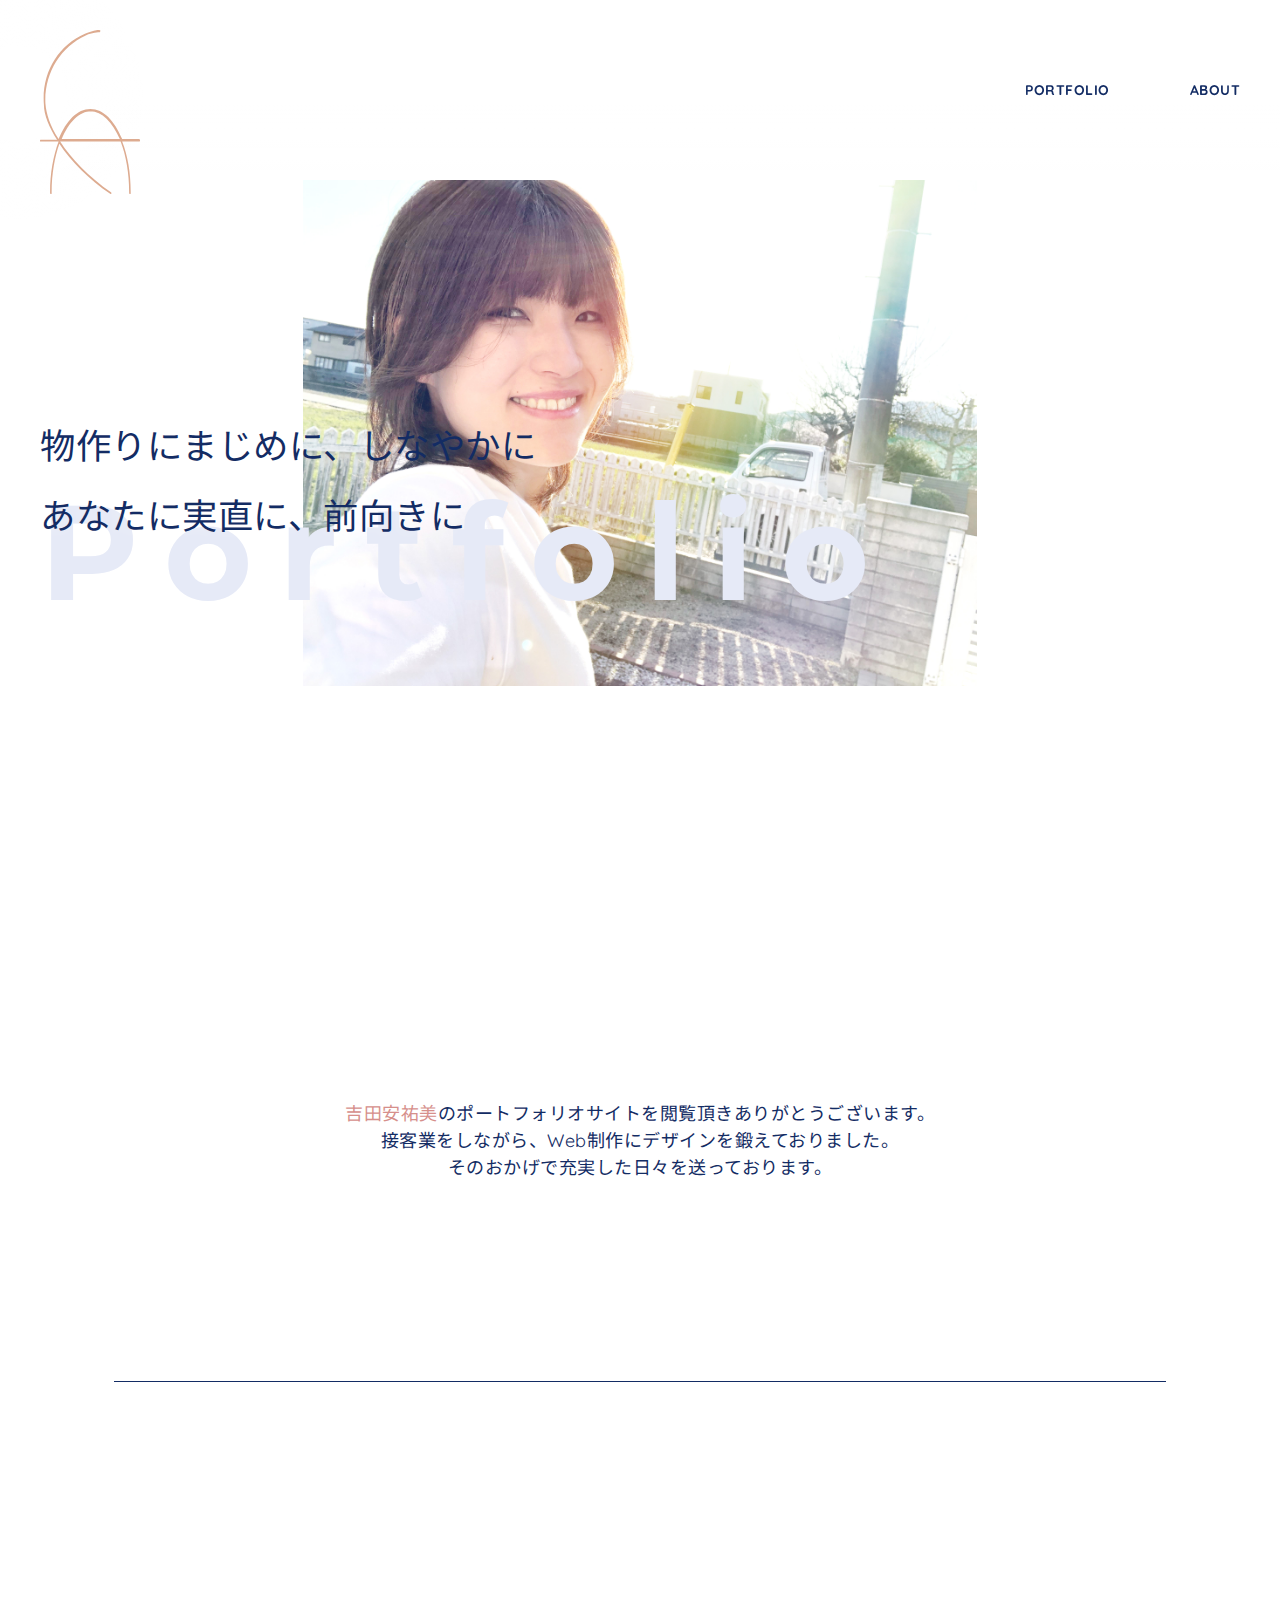
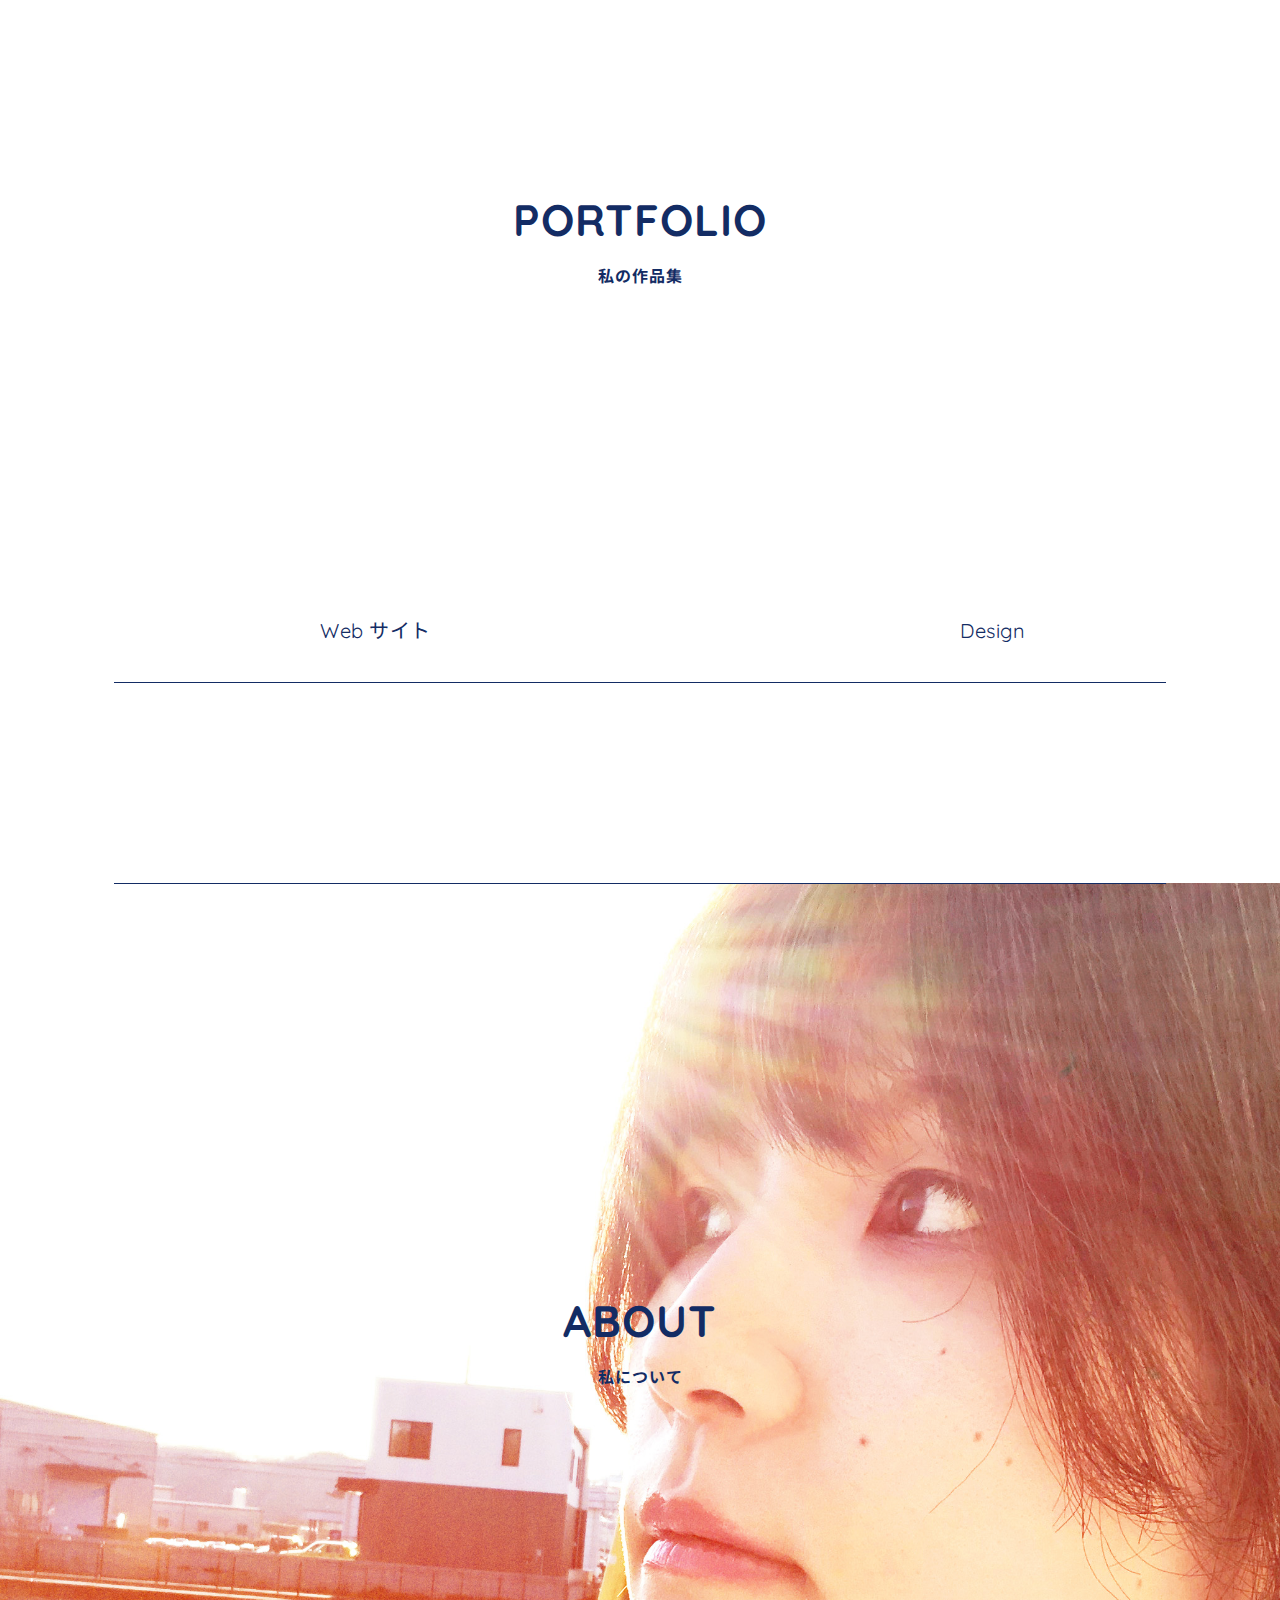
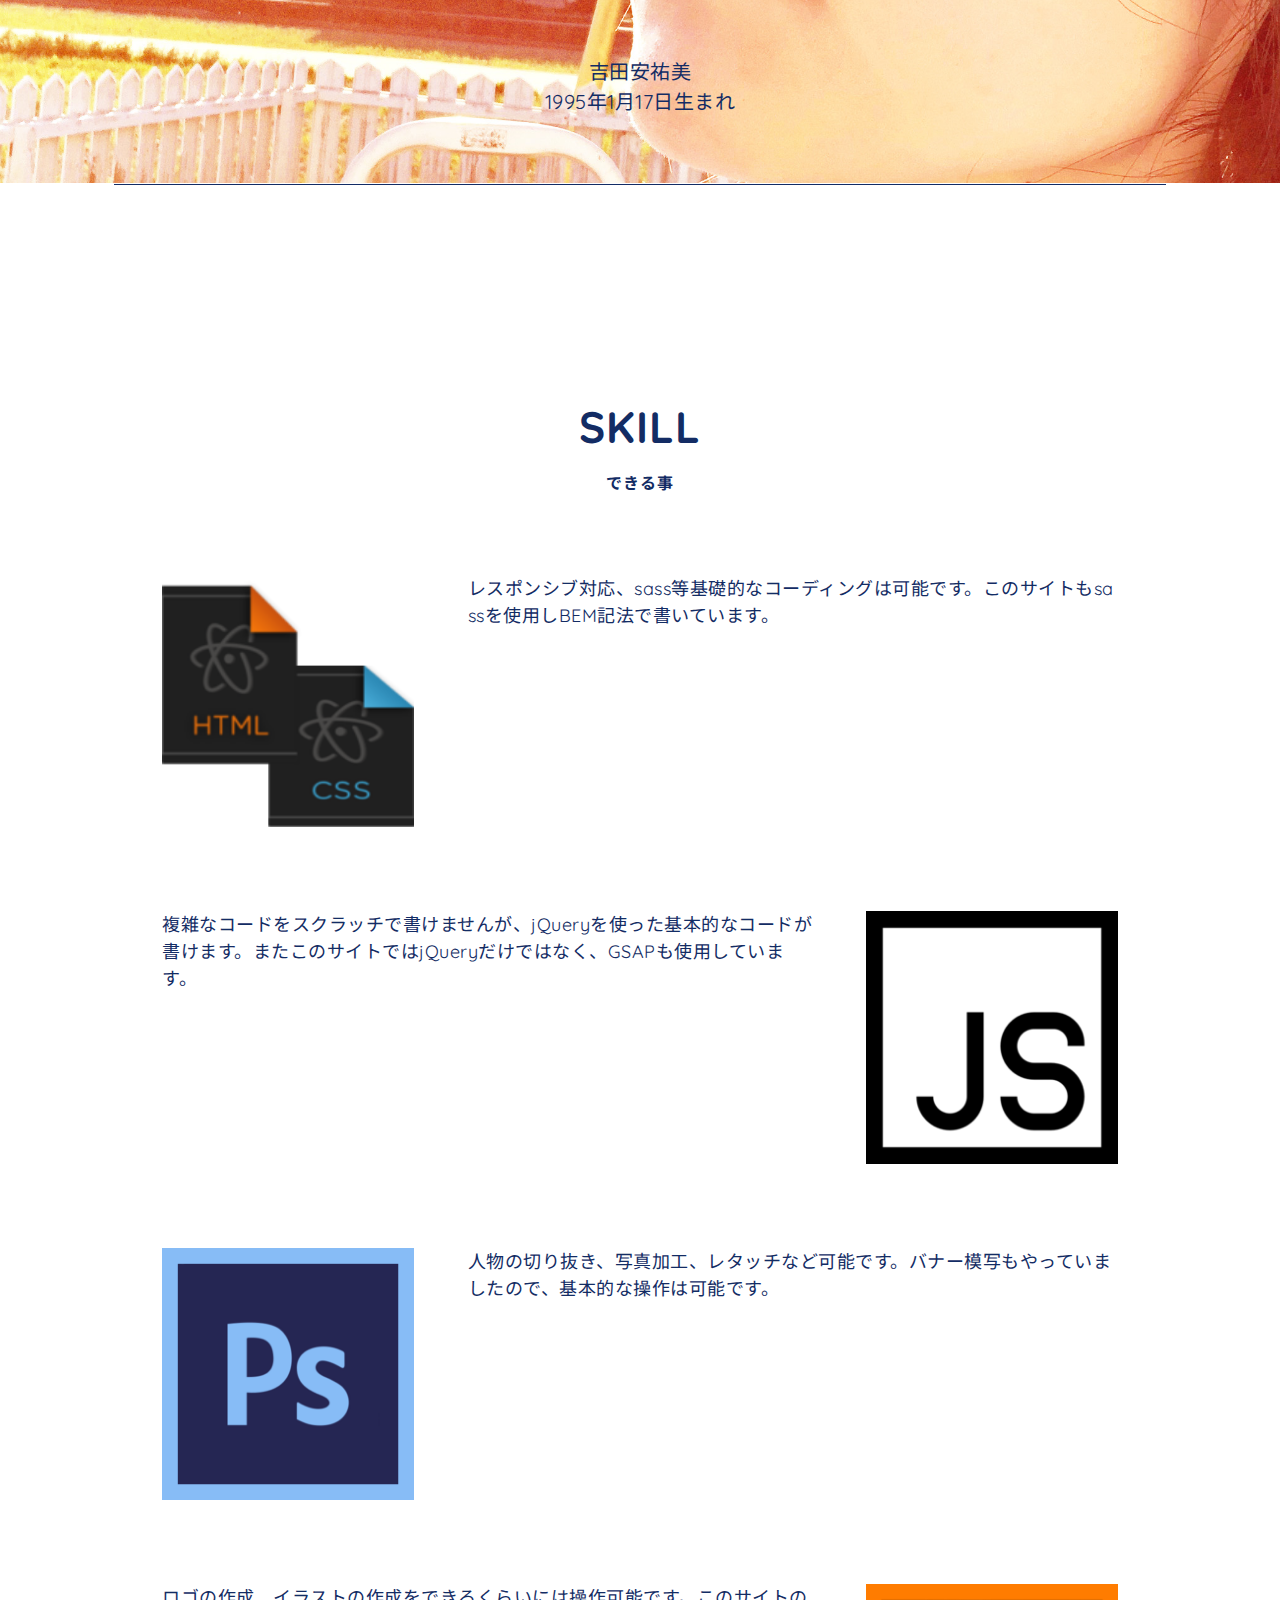
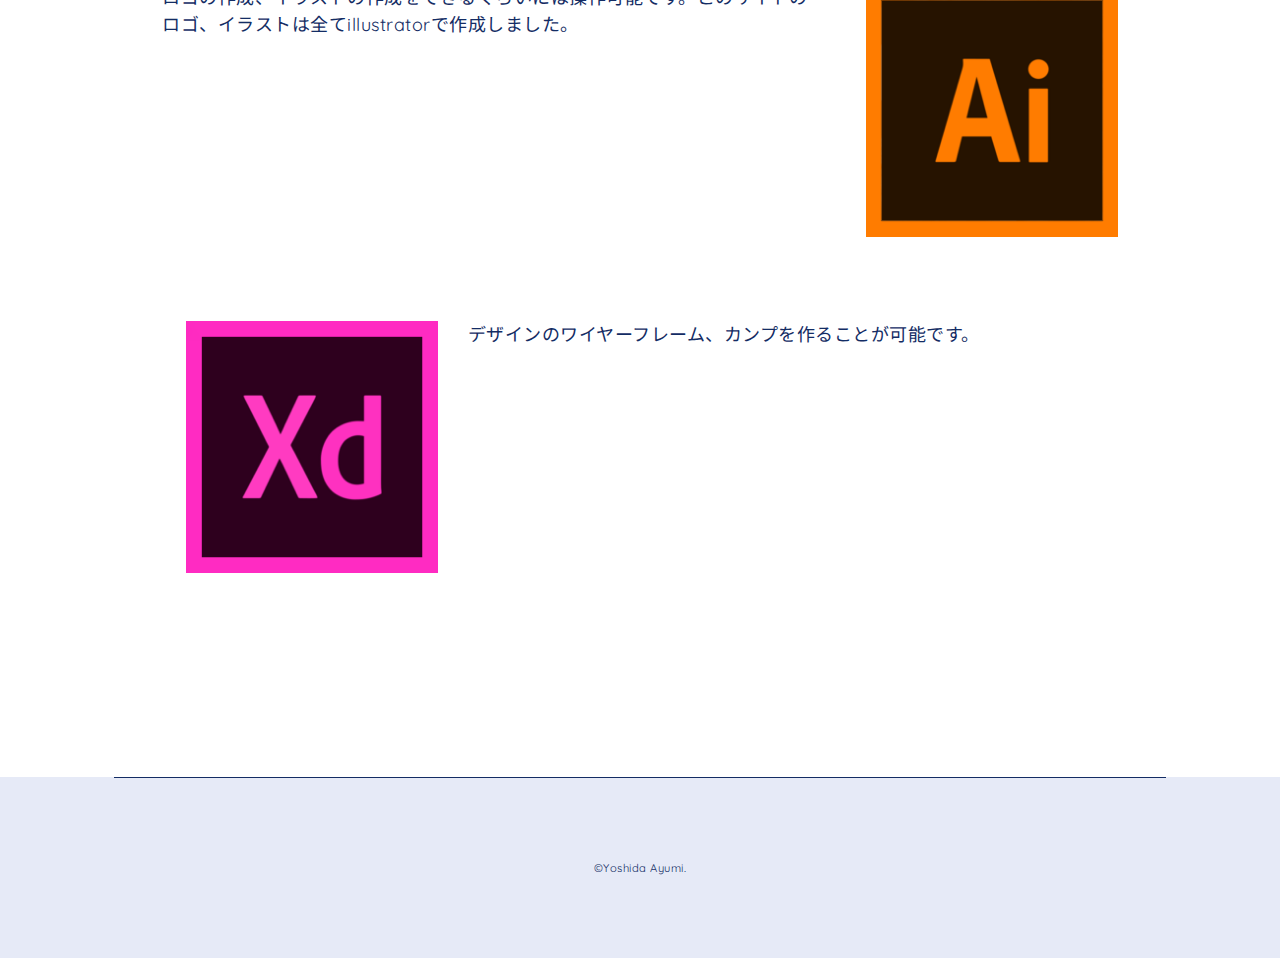
<file: index.html>
<!DOCTYPE html>
<html lang="ja">
  <head>
    <meta charset="UTF-8" />
    <meta http-equiv="X-UA-Compatible" content="IE=edge" />
    <meta name="viewport" content="width=device-width, initial-scale=1.0" />
    <title>Yoshida Ayumi's Portfolio site</title>
    <link
      href="https://fonts.googleapis.com/css2?family=Montserrat:wght@400;800&family=Noto+Sans+JP:wght@400;500&family=Quicksand&display=swap"
      rel="stylesheet"
    />
    <link rel="stylesheet" href="css/reset.css" />
    <link rel="stylesheet" href="css/style.css" />
  </head>
  <body>
    <header class="header">
      <div class="header__inner">
        <h1 class="header__logo">
          <a href="index.html">
            <img src="img/mylogo.svg" alt="ロゴ" />
          </a>
        </h1>
        <nav>
          <ul class="header-nav">
            <li class="header-nav__item">
              <a href="portfolio.html" class="header-nav__link">Portfolio</a>
            </li>
            <li class="header-nav__item">
              <a href="about.html" class="header-nav__link">About</a>
            </li>
          </ul>
        </nav>
        <!-- //header-nav -->
        <nav class="nav-drawer">
          <ul class="nav-drawer__list">
            <li class="nav-drawer__item">
              <img src="./img/simbol-logo.svg" alt="シンボルロゴ" />
            </li>
            <li class="nav-drawer__item">
              <a href="portfolio.html" class="nav-drawer__link">Portfolio</a>
            </li>
            <li class="nav-drawer__item">
              <a href="about.html" class="nav-drawer__link">About</a>
            </li>
          </ul>
        </nav>
        <!-- //nav-drawer -->
        <div class="nav-drawer__burger">
          <button class="burger-btn">
            <span class="nav-drawer__burger-bars">
              <span class="nav-drawer__burger-bar nav-drawer__bar-top"></span>
              <span class="nav-drawer__burger-bar nav-drawer__bar-mid"></span>
              <span
                class="nav-drawer__burger-bar nav-drawer__bar-bottom"
              ></span>
            </span>
          </button>
        </div>
        <!-- //nav-drawer -->
      </div>
    </header>
    <!-- //header -->

    <div class="fv" id="fv">
      <div class="fv__inner">
        <div class="fv__img-wrap">
          <img src="img/fv-bg.jpg" alt="本人の写真" />
        </div>
        <div class="fv__copy">
          <p class="fv__copy-ja">
            物作りにまじめに、しなやかに<br />
            あなたに実直に、前向きに
          </p>
          <p class="fv__copy-en">Portfolio</p>
        </div>
      </div>
    </div>
    <!-- //fv -->

    <main id="main">
      <div class="wrapper top-message">
        <div class="wrapper__inner top-message__contant">
          <p class="top-message__text">
            <span class="top-message__main-color">吉田安祐美</span
            >のポートフォリオサイトを閲覧頂きありがとうございます。<br />
            接客業をしながら、Web制作にデザインを鍛えておりました。<br />
            そのおかげで充実した日々を送っております。
          </p>
        </div>
      </div>
      <!-- //massage -->

      <div class="wrapper top-portfolio">
        <div class="wrapper__inner top-portfolio__inner">
          <div class="top-page-heading center__title">
            <p class="top-page-heading__en">Portfolio</p>
            <p class="top-page-heading__ja">私の作品集</p>
          </div>
          <div class="top-portfolio__content">
            <a
              href="portfolio.html#tab1"
              class="top-portfolio__block top-portfolio__web-site"
            >
              <span class="top-portfolio__link-label">
                Web サイト
              </span>
            </a>
            <a
              href="portfolio.html#tab2"
              class="top-portfolio__block top-portfolio__design"
            >
              <span class="top-portfolio__link-label">
                Design
              </span>
            </a>
          </div>
        </div>
      </div>
      <!-- Portfolio -->

      <div class="wrapper top-about">
        <a href="about.html">
          <div class="wrapper__inner">
            <div class="top-page-heading center__title">
              <p class="top-page-heading__en">About</p>
              <p class="top-page-heading__ja">私について</p>
            </div>
            <div class="top-about__content">
              <!-- <a href=""></a> -->
              <span class="top-about__link-label">
                吉田安祐美<br />
                1995年1月17日生まれ
              </span>
            </div>
          </div>
        </a>
      </div>
      <!-- //about -->

      <div class="wrapper top-skill" id="skill">
        <div class="wrapper__inner top-skill__inner">
          <div class="top-page-heading">
            <p class="top-page-heading__en">Skill</p>
            <p class="top-page-heading__ja">できる事</p>
          </div>
          <div class="top-skill__content">
            <div class="top-skill__block">
              <div class="top-skill__img-wrapper">
                <img src="img/skill_markup.png" alt="htmlとcssのアイコン" />
              </div>
              <p class="top-skill__text">
                レスポンシブ対応、sass等基礎的なコーディングは可能です。このサイトもsassを使用しBEM記法で書いています。
              </p>
            </div>
            <div class="top-skill__block">
              <div class="top-skill__img-wrapper top-skill__img-wrapper--even">
                <img
                  src="img/javascript_icon_213796.png"
                  alt="JavaScriptのアイコン"
                />
              </div>
              <p class="top-skill__text">
                複雑なコードをスクラッチで書けませんが、jQueryを使った基本的なコードが書けます。またこのサイトではjQueryだけではなく、GSAPも使用しています。
              </p>
            </div>
            <div class="top-skill__block">
              <div class="top-skill__img-wrapper">
                <img src="img/skill_photoshop.png" alt="PhotoShopのアイコン" />
              </div>
              <p class="top-skill__text">
                人物の切り抜き、写真加工、レタッチなど可能です。バナー模写もやっていましたので、基本的な操作は可能です。
              </p>
            </div>
            <div class="top-skill__block">
              <div class="top-skill__img-wrapper top-skill__img-wrapper--even">
                <img src="img/skill_illustrator.png" alt="XDのアイコン" />
              </div>
              <p class="top-skill__text">
                ロゴの作成、イラストの作成をできるくらいには操作可能です。このサイトのロゴ、イラストは全てillustratorで作成しました。<br />
              </p>
            </div>
            <div class="top-skill__block">
              <div class="top-skill__img-wrapper top-skill__img-wrapper--even">
                <img src="img/skill_XD.png" alt="XDのアイコン" />
              </div>
              <p class="top-skill__text">
                デザインのワイヤーフレーム、カンプを作ることが可能です。
              </p>
            </div>
          </div>
        </div>
      </div>
      <!-- //skill -->
    </main>
    <!-- //main -->

    <footer class="footer" id="footer">
      <small>&copy;Yoshida Ayumi.</small>
    </footer>
    <!-- footer -->

    <!-- 本来ならここにfvを置く -->

    <script
      src="https://code.jquery.com/jquery-3.6.0.min.js"
      integrity="sha256-/xUj+3OJU5yExlq6GSYGSHk7tPXikynS7ogEvDej/m4="
      crossorigin="anonymous"
    ></script>
    <script src="js/script.js"></script>
  </body>
</html>
</file>
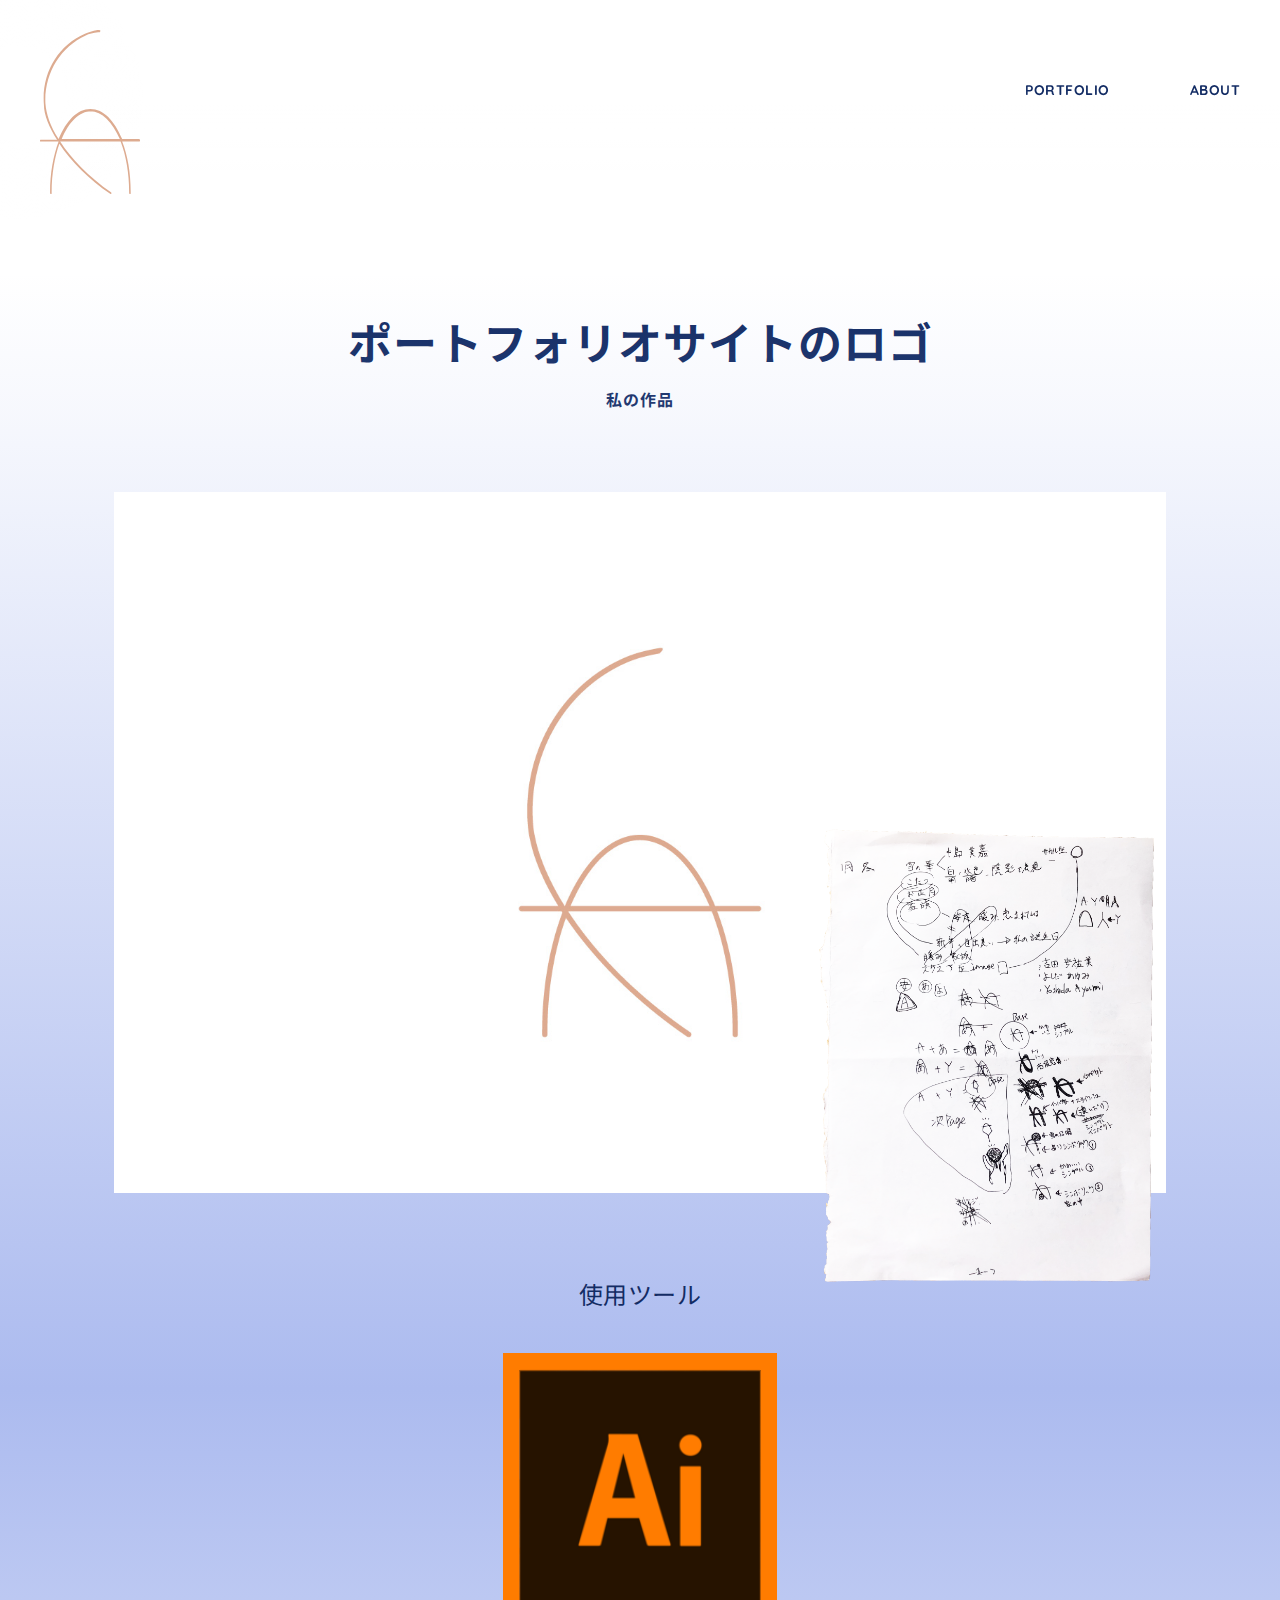
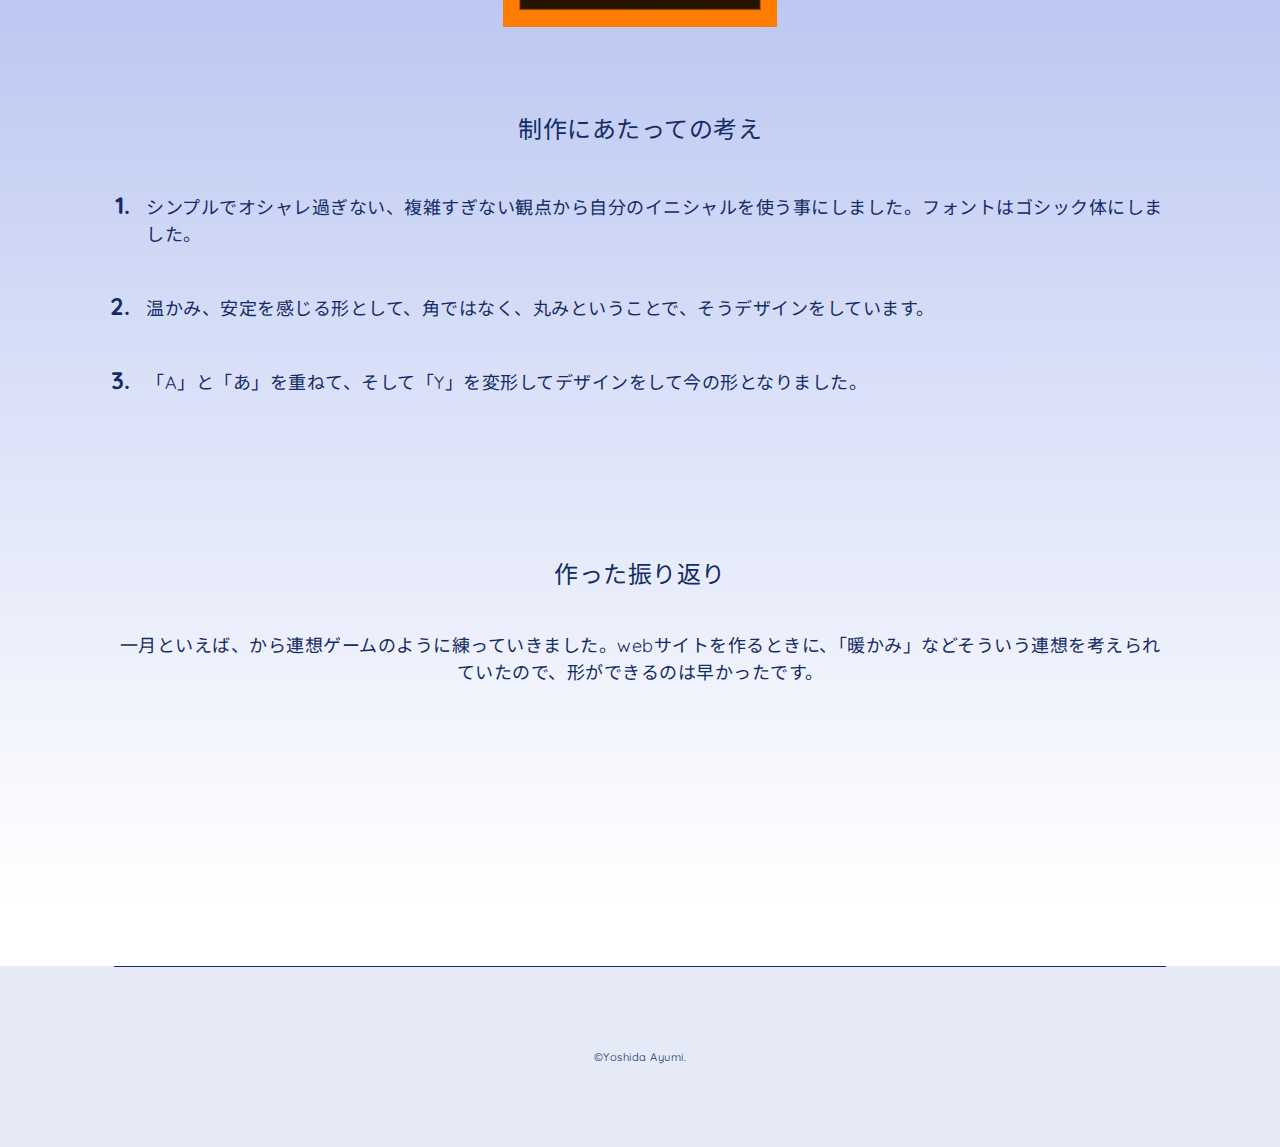
<file: portfolio-detail_design.html>
<!DOCTYPE html>
<html lang="ja">
  <head>
    <meta charset="UTF-8" />
    <meta http-equiv="X-UA-Compatible" content="IE=edge" />
    <meta name="viewport" content="width=device-width, initial-scale=1.0" />
    <title>作品の詳細</title>
    <link
      href="https://fonts.googleapis.com/css2?family=Montserrat:wght@400;800&family=Noto+Sans+JP:wght@400;500&family=Quicksand&display=swap"
      rel="stylesheet"
    />
    <link rel="stylesheet" href="css/reset.css" />
    <link rel="stylesheet" href="css/style.css" />
  </head>
  <body>
    <header class="header">
      <div class="header__inner">
        <h1 class="header__logo">
          <a href="index.html">
            <img src="img/mylogo.svg" alt="ロゴ" />
          </a>
        </h1>
        <nav>
          <ul class="header-nav">
            <li class="header-nav__item">
              <a href="portfolio.html" class="header-nav__link">Portfolio</a>
            </li>
            <li class="header-nav__item">
              <a href="about.html" class="header-nav__link">About</a>
            </li>
          </ul>
        </nav>
        <!-- //header-nav -->
        <nav class="nav-drawer">
          <ul class="nav-drawer__list">
            <li class="nav-drawer__item">
              <img src="./img/simbol-logo.svg" alt="シンボルロゴ" />
            </li>
            <li class="nav-drawer__item">
              <a href="portfolio.html" class="nav-drawer__link">Portfolio</a>
            </li>
            <li class="nav-drawer__item">
              <a href="about.html" class="nav-drawer__link">About</a>
            </li>
          </ul>
        </nav>
        <!-- //nav-drawer -->
        <div class="nav-drawer__burger">
          <button class="burger-btn">
            <span class="nav-drawer__burger-bars">
              <span class="nav-drawer__burger-bar nav-drawer__bar-top"></span>
              <span class="nav-drawer__burger-bar nav-drawer__bar-mid"></span>
              <span
                class="nav-drawer__burger-bar nav-drawer__bar-bottom"
              ></span>
            </span>
          </button>
        </div>
        <!-- //nav-drawer -->
      </div>
    </header>
    <!-- //header -->

    <main class="portfolio-detail__el-hidden">
      <div class="portfolio-detail__heading-bg--banner">
        <h2 class="page-heading">
          <div class="page-heading__en">ポートフォリオサイトのロゴ</div>
          <div class="page-heading__ja">私の作品</div>
        </h2>
      </div>
      <!-- page-heading -->

      <div class="portfolio-detail">
        <div class="portfolio-detail--bg__design">
          <div class="portfolio-detail__content wrapper__inner">
            <div class="portfolio-detail__image-wrapper">
              <img
                src="img/mylogo_thumbnail.jpg"
                class="portfolio-detail_main--image"
                alt="ポートフォリオサイトのロゴ"
              />
              <img
                src="./img/logos_memo.png"
                class="portfolio-detail__sub--image w40"
                alt="ロゴ制作時のラフ"
              />
            </div>
            <!-- portfolio-detail__image-wrapper -->

            <div class="portfolio-detail__explanation">
              <p class="portfolio-detail__explanation-title">
                使用ツール
              </p>
              <div
                class="portfolio-detail__explanation-image--block content-center"
              >
                <div class="portfolio-detail__explanation-image">
                  <img
                    src="img/skill_illustrator.png"
                    alt="illustratorアイコン"
                  />
                </div>
              </div>
            </div>
            <!-- // portfolio-detail__explanation -->

            <div class="portfolio-detail__explanation">
              <p class="portfolio-detail__explanation-title">
                制作にあたっての考え
              </p>
              <ol class="portfolio-detail__explanation-list">
                <li class="portfolio-detail__explanation-item">
                  <p class="portfolio-detail__explanation-item--text">
                    シンプルでオシャレ過ぎない、複雑すぎない観点から自分のイニシャルを使う事にしました。フォントはゴシック体にしました。
                  </p>
                </li>
                <li class="portfolio-detail__explanation-item">
                  <p class="portfolio-detail__explanation-item--text">
                    温かみ、安定を感じる形として、角ではなく、丸みということで、そうデザインをしています。
                  </p>
                </li>
                <li class="portfolio-detail__explanation-item">
                  <p class="portfolio-detail__explanation-item--text">
                    「A」と「あ」を重ねて、そして「Y」を変形してデザインをして今の形となりました。
                  </p>
                </li>
              </ol>
              <!-- // portfolio-detail__explanation-list -->
            </div>

            <div class="portfolio-detail__explanation">
              <p class="portfolio-detail__explanation-title">
                作った振り返り
              </p>
              <div class="portfolio-detail__explanation-text">
                一月といえば、から連想ゲームのように練っていきました。webサイトを作るときに、「暖かみ」などそういう連想を考えられていたので、形ができるのは早かったです。
              </div>
            </div>
          </div>
        </div>
      </div>
    </main>

    <footer class="footer">
      <small>&copy;Yoshida Ayumi.</small>
    </footer>
    <!-- footer -->

    <script
      src="https://code.jquery.com/jquery-3.6.0.min.js"
      integrity="sha256-/xUj+3OJU5yExlq6GSYGSHk7tPXikynS7ogEvDej/m4="
      crossorigin="anonymous"
    ></script>
    <script src="js/script.js"></script>
  </body>
</html>
</file>
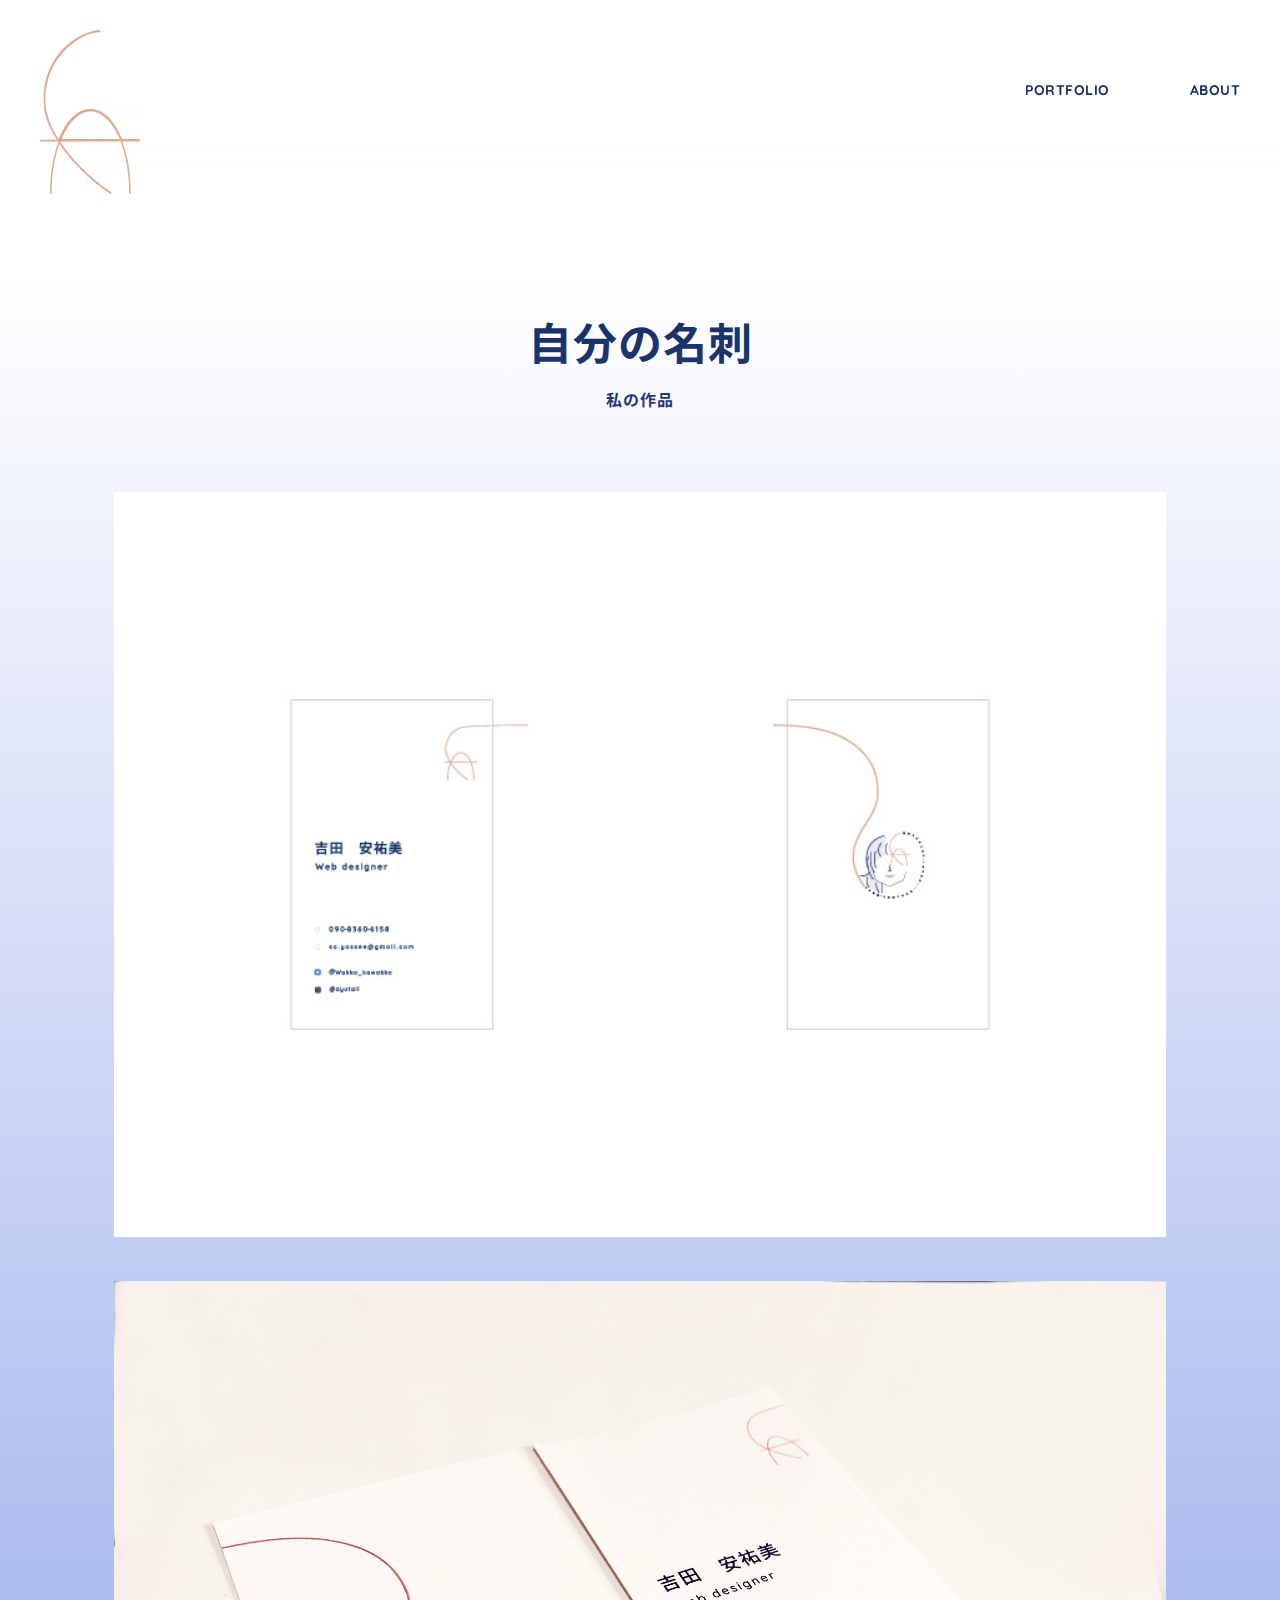
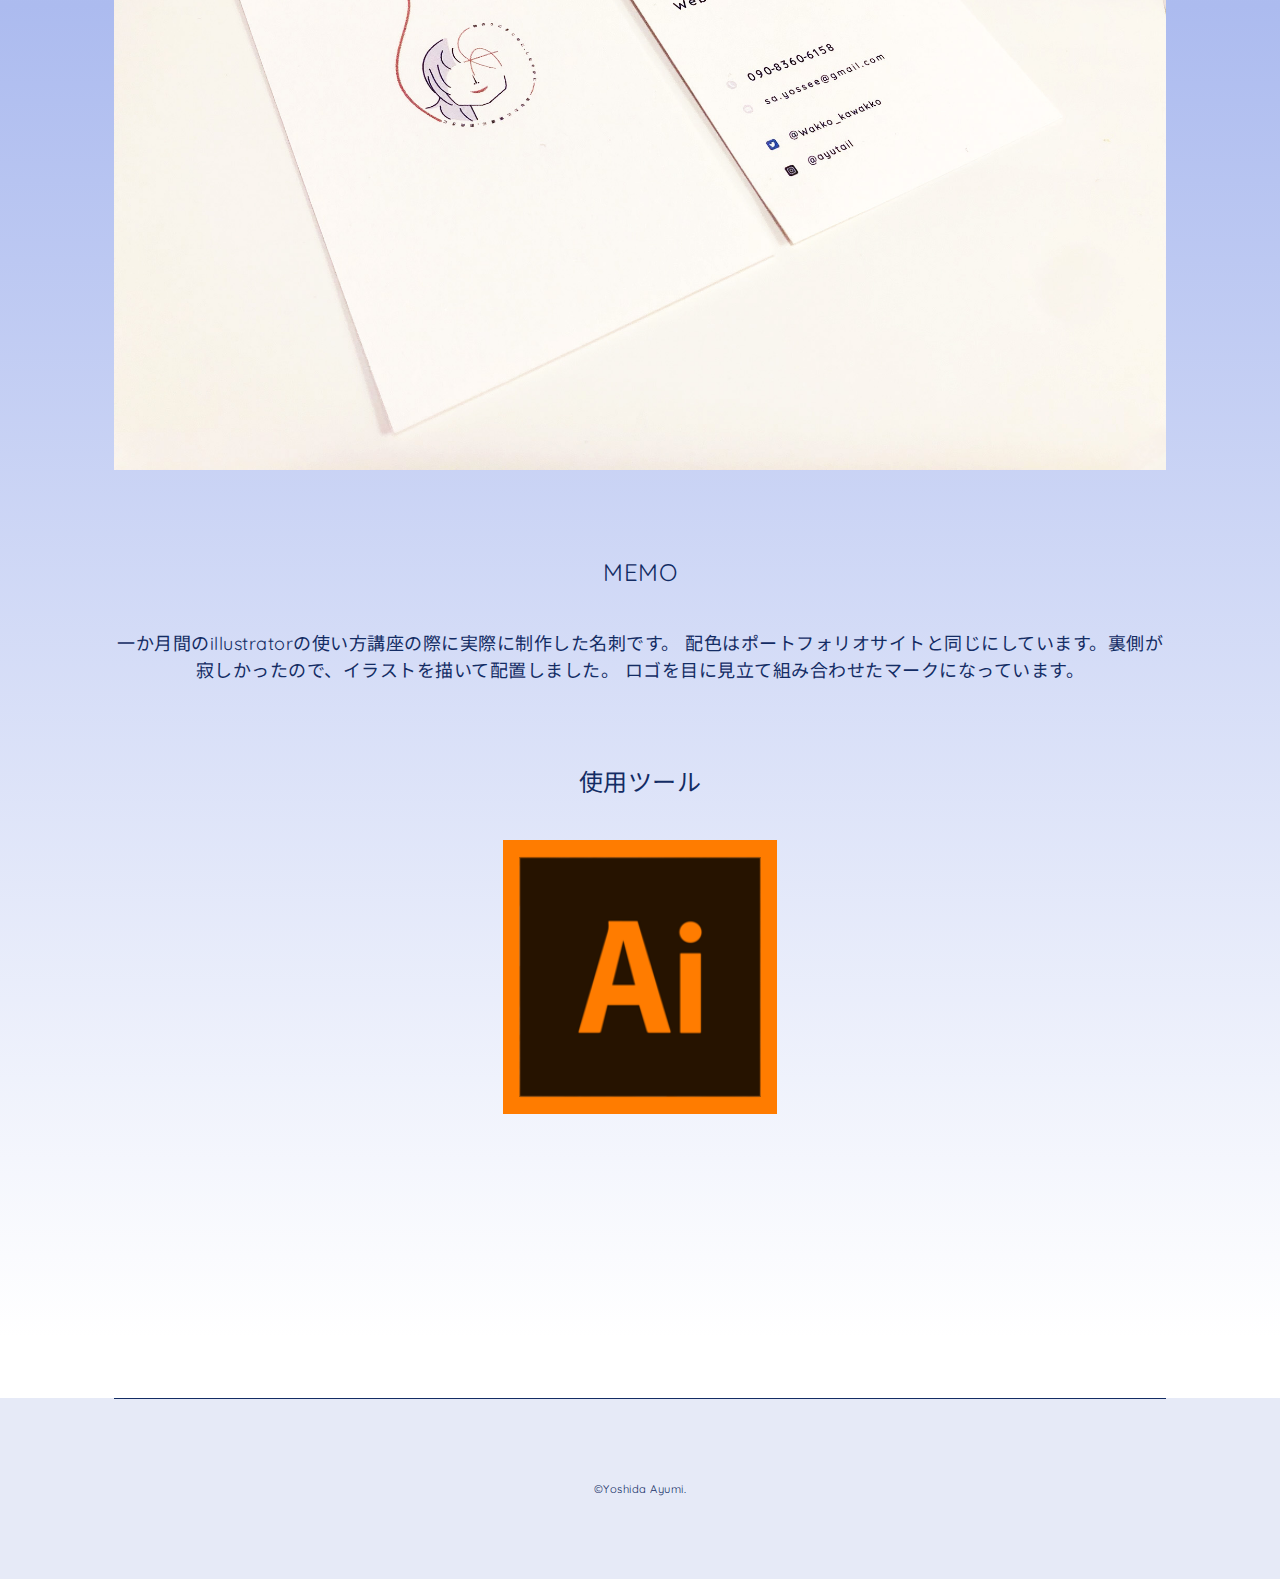
<file: portfolio-detail_design02.html>
<!DOCTYPE html>
<html lang="ja">
  <head>
    <meta charset="UTF-8" />
    <meta http-equiv="X-UA-Compatible" content="IE=edge" />
    <meta name="viewport" content="width=device-width, initial-scale=1.0" />
    <title>作品の詳細</title>
    <link
      href="https://fonts.googleapis.com/css2?family=Montserrat:wght@400;800&family=Noto+Sans+JP:wght@400;500&family=Quicksand&display=swap"
      rel="stylesheet"
    />
    <link rel="stylesheet" href="css/reset.css" />
    <link rel="stylesheet" href="css/style.css" />
  </head>
  <body>
    <header class="header">
      <div class="header__inner">
        <h1 class="header__logo">
          <a href="index.html">
            <img src="img/mylogo.svg" alt="ロゴ" />
          </a>
        </h1>
        <nav>
          <ul class="header-nav">
            <li class="header-nav__item">
              <a href="portfolio.html" class="header-nav__link">Portfolio</a>
            </li>
            <li class="header-nav__item">
              <a href="about.html" class="header-nav__link">About</a>
            </li>
          </ul>
        </nav>
        <!-- //header-nav -->
        <nav class="nav-drawer">
          <ul class="nav-drawer__list">
            <li class="nav-drawer__item">
              <img src="./img/simbol-logo.svg" alt="シンボルロゴ" />
            </li>
            <li class="nav-drawer__item">
              <a href="portfolio.html" class="nav-drawer__link">Portfolio</a>
            </li>
            <li class="nav-drawer__item">
              <a href="about.html" class="nav-drawer__link">About</a>
            </li>
          </ul>
        </nav>
        <!-- //nav-drawer -->
        <div class="nav-drawer__burger">
          <button class="burger-btn">
            <span class="nav-drawer__burger-bars">
              <span class="nav-drawer__burger-bar nav-drawer__bar-top"></span>
              <span class="nav-drawer__burger-bar nav-drawer__bar-mid"></span>
              <span
                class="nav-drawer__burger-bar nav-drawer__bar-bottom"
              ></span>
            </span>
          </button>
        </div>
        <!-- //nav-drawer -->
      </div>
    </header>
    <!-- //header -->

    <main class="portfolio-detail__el-hidden">
      <div class="portfolio-detail__heading-bg--banner">
        <h2 class="page-heading">
          <div class="page-heading__en">自分の名刺</div>
          <div class="page-heading__ja">私の作品</div>
        </h2>
      </div>
      <!-- page-heading -->

      <div class="portfolio-detail">
        <div class="portfolio-detail--bg__design">
          <div class="portfolio-detail__content wrapper__inner">
            <div class="portfolio-detail__image-wrapper">
              <img
                src="img/myname-card.jpg"
                class="portfolio-detail_main--image"
                alt="自分の名刺"
              />
              <img
                src="img/namecard-img.jpg"
                class="portfolio-detail_main--image"
                alt="自分の名刺の写真"
              />
            </div>
            <!-- portfolio-detail__image-wrapper -->

            <div class="portfolio-detail__explanation">
              <p class="portfolio-detail__explanation-title">
                Memo
              </p>
              <div class="portfolio-detail__explanation-text">
                一か月間のillustratorの使い方講座の際に実際に制作した名刺です。
                配色はポートフォリオサイトと同じにしています。裏側が寂しかったので、イラストを描いて配置しました。
                ロゴを目に見立て組み合わせたマークになっています。
              </div>
            </div>
            <!-- // portfolio-detail__explanation-text -->

            <div class="portfolio-detail__explanation">
              <p class="portfolio-detail__explanation-title">
                使用ツール
              </p>
              <div
                class="portfolio-detail__explanation-image--block content-center"
              >
                <div class="portfolio-detail__explanation-image">
                  <img
                    src="img/skill_illustrator.png"
                    alt="illustratorアイコン"
                  />
                </div>
              </div>
            </div>
            <!-- // portfolio-detail__explanation -->
          </div>
        </div>
      </div>
    </main>

    <footer class="footer">
      <small>&copy;Yoshida Ayumi.</small>
    </footer>
    <!-- footer -->

    <script
      src="https://code.jquery.com/jquery-3.6.0.min.js"
      integrity="sha256-/xUj+3OJU5yExlq6GSYGSHk7tPXikynS7ogEvDej/m4="
      crossorigin="anonymous"
    ></script>
    <script src="js/script.js"></script>
  </body>
</html>
</file>
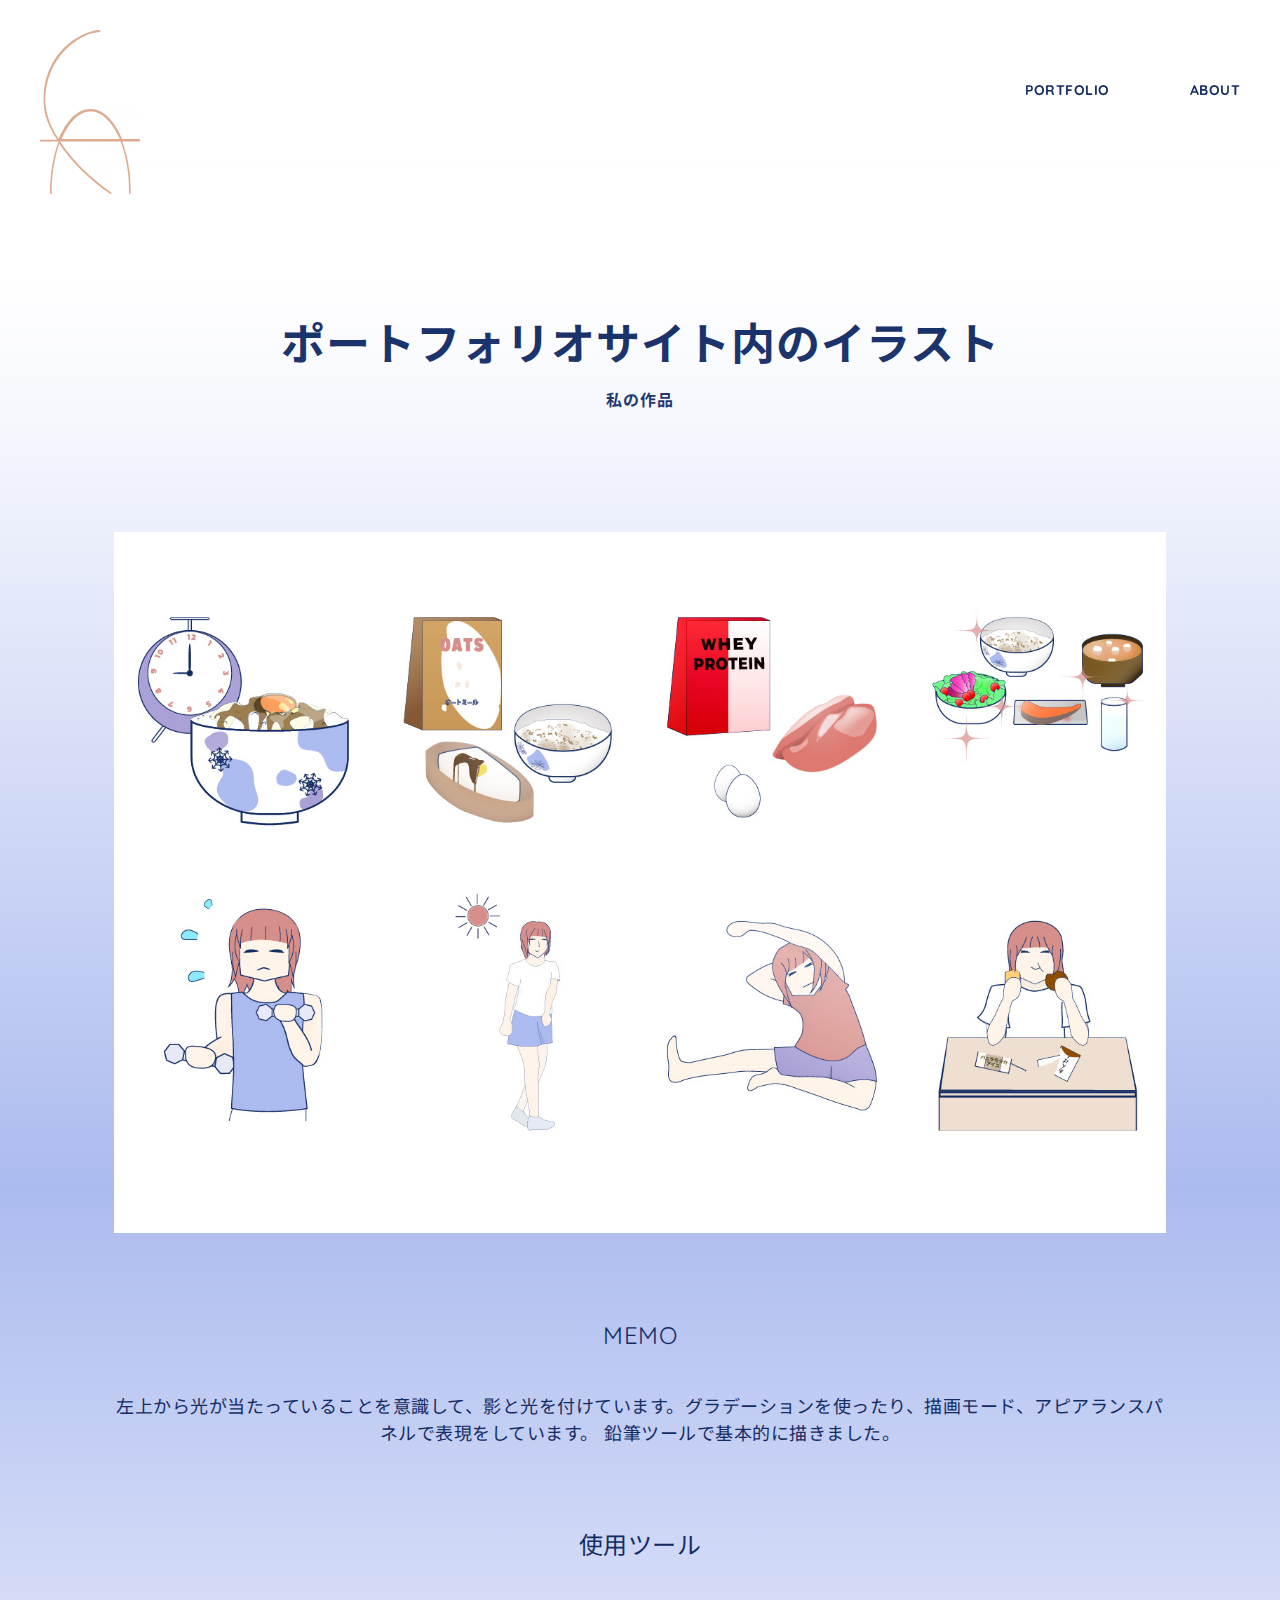
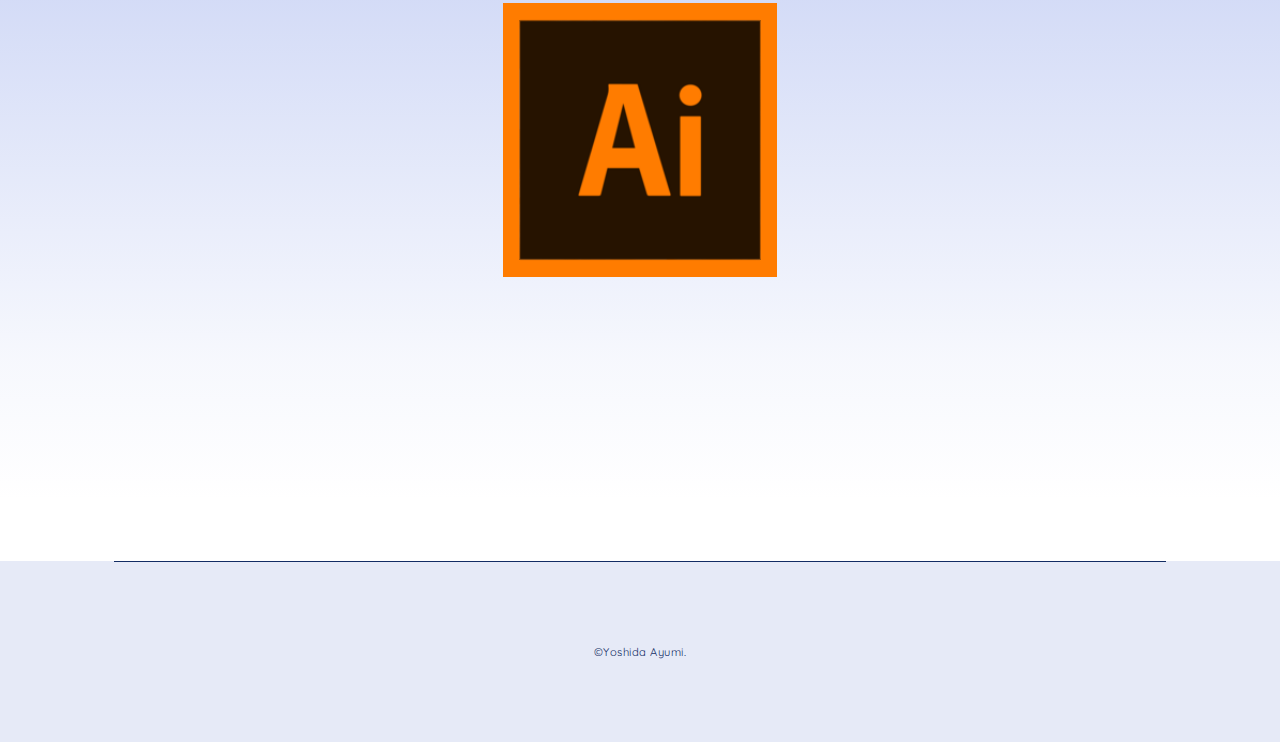
<file: portfolio-detail_design03.html>
<!DOCTYPE html>
<html lang="ja">
  <head>
    <meta charset="UTF-8" />
    <meta http-equiv="X-UA-Compatible" content="IE=edge" />
    <meta name="viewport" content="width=device-width, initial-scale=1.0" />
    <title>作品の詳細</title>
    <link
      href="https://fonts.googleapis.com/css2?family=Montserrat:wght@400;800&family=Noto+Sans+JP:wght@400;500&family=Quicksand&display=swap"
      rel="stylesheet"
    />
    <link rel="stylesheet" href="css/reset.css" />
    <link rel="stylesheet" href="css/style.css" />
  </head>
  <body>
    <header class="header">
      <div class="header__inner">
        <h1 class="header__logo">
          <a href="index.html">
            <img src="img/mylogo.svg" alt="ロゴ" />
          </a>
        </h1>
        <nav>
          <ul class="header-nav">
            <li class="header-nav__item">
              <a href="portfolio.html" class="header-nav__link">Portfolio</a>
            </li>
            <li class="header-nav__item">
              <a href="about.html" class="header-nav__link">About</a>
            </li>
          </ul>
        </nav>
        <!-- //header-nav -->
        <nav class="nav-drawer">
          <ul class="nav-drawer__list">
            <li class="nav-drawer__item">
              <img src="./img/simbol-logo.svg" alt="シンボルロゴ" />
            </li>
            <li class="nav-drawer__item">
              <a href="portfolio.html" class="nav-drawer__link">Portfolio</a>
            </li>
            <li class="nav-drawer__item">
              <a href="about.html" class="nav-drawer__link">About</a>
            </li>
          </ul>
        </nav>
        <!-- //nav-drawer -->
        <div class="nav-drawer__burger">
          <button class="burger-btn">
            <span class="nav-drawer__burger-bars">
              <span class="nav-drawer__burger-bar nav-drawer__bar-top"></span>
              <span class="nav-drawer__burger-bar nav-drawer__bar-mid"></span>
              <span
                class="nav-drawer__burger-bar nav-drawer__bar-bottom"
              ></span>
            </span>
          </button>
        </div>
        <!-- //nav-drawer -->
      </div>
    </header>
    <!-- //header -->

    <main class="portfolio-detail__el-hidden">
      <div class="portfolio-detail__heading-bg--banner">
        <h2 class="page-heading">
          <div class="page-heading__en">ポートフォリオサイト内のイラスト</div>
          <div class="page-heading__ja">私の作品</div>
        </h2>
      </div>
      <!-- page-heading -->

      <div class="portfolio-detail">
        <div class="portfolio-detail--bg__design">
          <div class="portfolio-detail__content wrapper__inner">
            <div class="portfolio-detail__image-wrapper">
              <img
                src="./img/myWebsite_illust01.jpg"
                class="portfolio-detail_main--image"
                alt="ポートフォリオサイト内のイラスト集"
              />
            </div>
            <!-- portfolio-detail__image-wrapper -->

            <div class="portfolio-detail__explanation">
              <p class="portfolio-detail__explanation-title">
                Memo
              </p>
              <div class="portfolio-detail__explanation-text">
                左上から光が当たっていることを意識して、影と光を付けています。グラデーションを使ったり、描画モード、アピアランスパネルで表現をしています。
                鉛筆ツールで基本的に描きました。
              </div>
            </div>
            <!-- // portfolio-detail__explanation-text -->

            <div class="portfolio-detail__explanation">
              <p class="portfolio-detail__explanation-title">
                使用ツール
              </p>
              <div
                class="portfolio-detail__explanation-image--block content-center"
              >
                <div class="portfolio-detail__explanation-image">
                  <img
                    src="img/skill_illustrator.png"
                    alt="illustratorアイコン"
                  />
                </div>
              </div>
            </div>
            <!-- // portfolio-detail__explanation -->
          </div>
        </div>
      </div>
    </main>

    <footer class="footer">
      <small>&copy;Yoshida Ayumi.</small>
    </footer>
    <!-- footer -->

    <script
      src="https://code.jquery.com/jquery-3.6.0.min.js"
      integrity="sha256-/xUj+3OJU5yExlq6GSYGSHk7tPXikynS7ogEvDej/m4="
      crossorigin="anonymous"
    ></script>
    <script src="js/script.js"></script>
  </body>
</html>
</file>
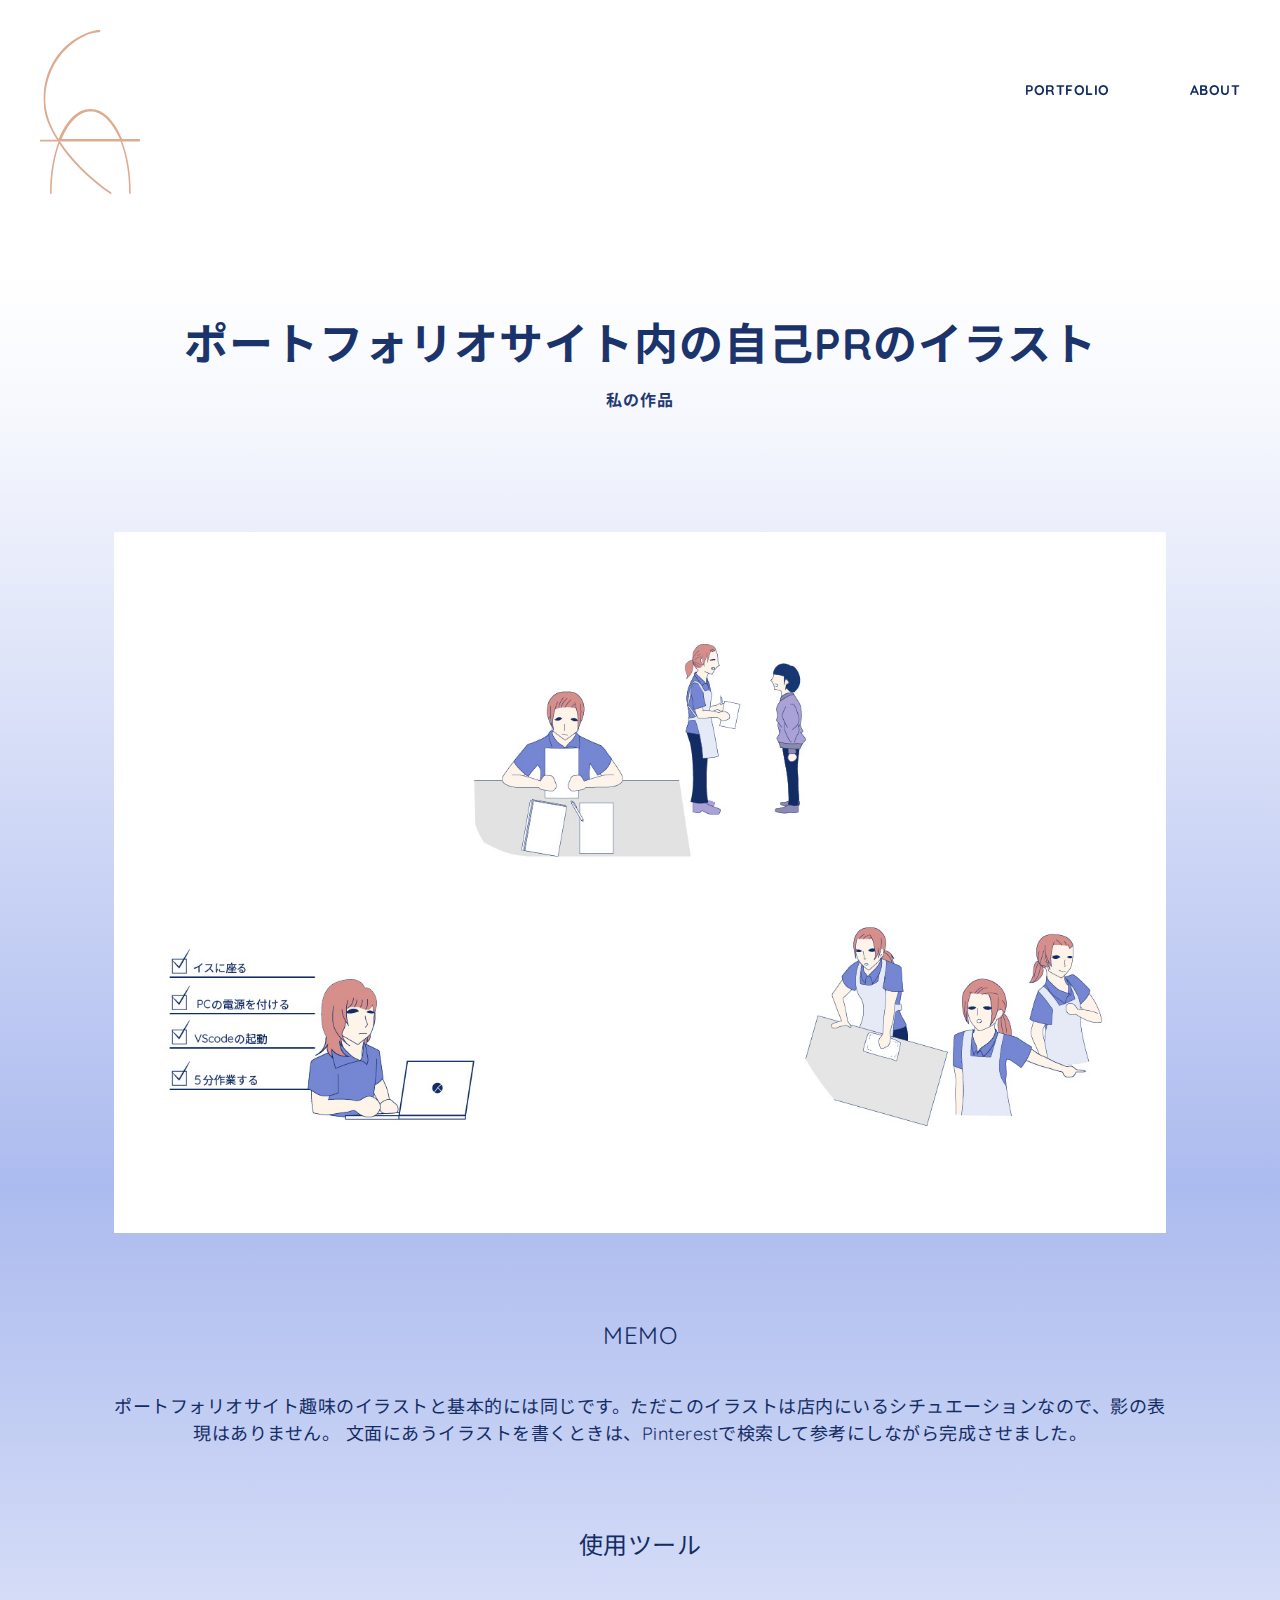
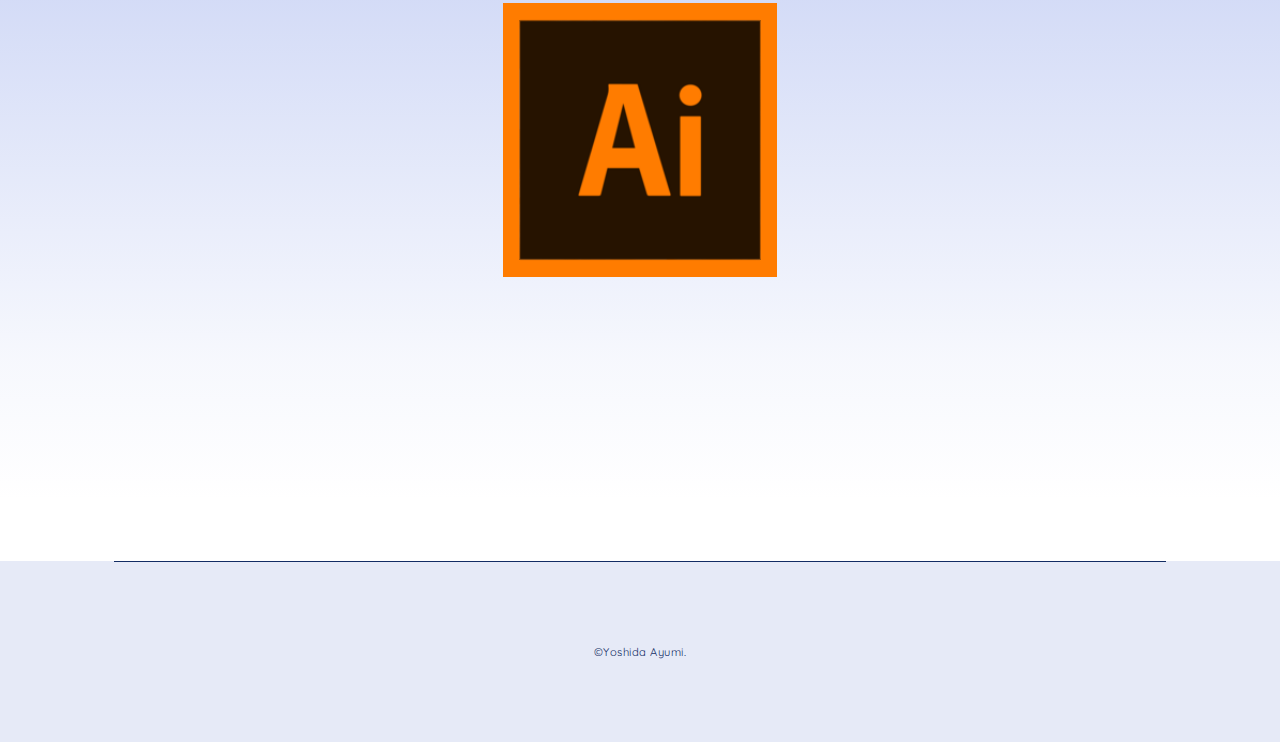
<file: portfolio-detail_design04.html>
<!DOCTYPE html>
<html lang="ja">
  <head>
    <meta charset="UTF-8" />
    <meta http-equiv="X-UA-Compatible" content="IE=edge" />
    <meta name="viewport" content="width=device-width, initial-scale=1.0" />
    <title>作品の詳細</title>
    <link
      href="https://fonts.googleapis.com/css2?family=Montserrat:wght@400;800&family=Noto+Sans+JP:wght@400;500&family=Quicksand&display=swap"
      rel="stylesheet"
    />
    <link rel="stylesheet" href="css/reset.css" />
    <link rel="stylesheet" href="css/style.css" />
  </head>
  <body>
    <header class="header">
      <div class="header__inner">
        <h1 class="header__logo">
          <a href="index.html">
            <img src="img/mylogo.svg" alt="ロゴ" />
          </a>
        </h1>
        <nav>
          <ul class="header-nav">
            <li class="header-nav__item">
              <a href="portfolio.html" class="header-nav__link">Portfolio</a>
            </li>
            <li class="header-nav__item">
              <a href="about.html" class="header-nav__link">About</a>
            </li>
          </ul>
        </nav>
        <!-- //header-nav -->
        <nav class="nav-drawer">
          <ul class="nav-drawer__list">
            <li class="nav-drawer__item">
              <img src="./img/simbol-logo.svg" alt="シンボルロゴ" />
            </li>
            <li class="nav-drawer__item">
              <a href="portfolio.html" class="nav-drawer__link">Portfolio</a>
            </li>
            <li class="nav-drawer__item">
              <a href="about.html" class="nav-drawer__link">About</a>
            </li>
          </ul>
        </nav>
        <!-- //nav-drawer -->
        <div class="nav-drawer__burger">
          <button class="burger-btn">
            <span class="nav-drawer__burger-bars">
              <span class="nav-drawer__burger-bar nav-drawer__bar-top"></span>
              <span class="nav-drawer__burger-bar nav-drawer__bar-mid"></span>
              <span
                class="nav-drawer__burger-bar nav-drawer__bar-bottom"
              ></span>
            </span>
          </button>
        </div>
        <!-- //nav-drawer -->
      </div>
    </header>
    <!-- //header -->

    <main class="portfolio-detail__el-hidden">
      <div class="portfolio-detail__heading-bg--banner">
        <h2 class="page-heading">
          <div class="page-heading__en">
            ポートフォリオサイト内の自己prのイラスト
          </div>
          <div class="page-heading__ja">私の作品</div>
        </h2>
      </div>
      <!-- page-heading -->

      <div class="portfolio-detail">
        <div class="portfolio-detail--bg__design">
          <div class="portfolio-detail__content wrapper__inner">
            <div class="portfolio-detail__image-wrapper">
              <img
                src="./img/myWebsite_illust02.jpg"
                class="portfolio-detail_main--image"
                alt="ポートフォリオサイト内のイラスト集"
              />
            </div>
            <!-- portfolio-detail__image-wrapper -->

            <div class="portfolio-detail__explanation">
              <p class="portfolio-detail__explanation-title">
                Memo
              </p>
              <div class="portfolio-detail__explanation-text">
                ポートフォリオサイト趣味のイラストと基本的には同じです。ただこのイラストは店内にいるシチュエーションなので、影の表現はありません。
                文面にあうイラストを書くときは、Pinterestで検索して参考にしながら完成させました。
              </div>
            </div>
            <!-- // portfolio-detail__explanation-text -->

            <div class="portfolio-detail__explanation">
              <p class="portfolio-detail__explanation-title">
                使用ツール
              </p>
              <div
                class="portfolio-detail__explanation-image--block content-center"
              >
                <div class="portfolio-detail__explanation-image">
                  <img
                    src="img/skill_illustrator.png"
                    alt="illustratorアイコン"
                  />
                </div>
              </div>
            </div>
            <!-- // portfolio-detail__explanation -->
          </div>
        </div>
      </div>
    </main>

    <footer class="footer">
      <small>&copy;Yoshida Ayumi.</small>
    </footer>
    <!-- footer -->

    <script
      src="https://code.jquery.com/jquery-3.6.0.min.js"
      integrity="sha256-/xUj+3OJU5yExlq6GSYGSHk7tPXikynS7ogEvDej/m4="
      crossorigin="anonymous"
    ></script>
    <script src="js/script.js"></script>
  </body>
</html>
</file>
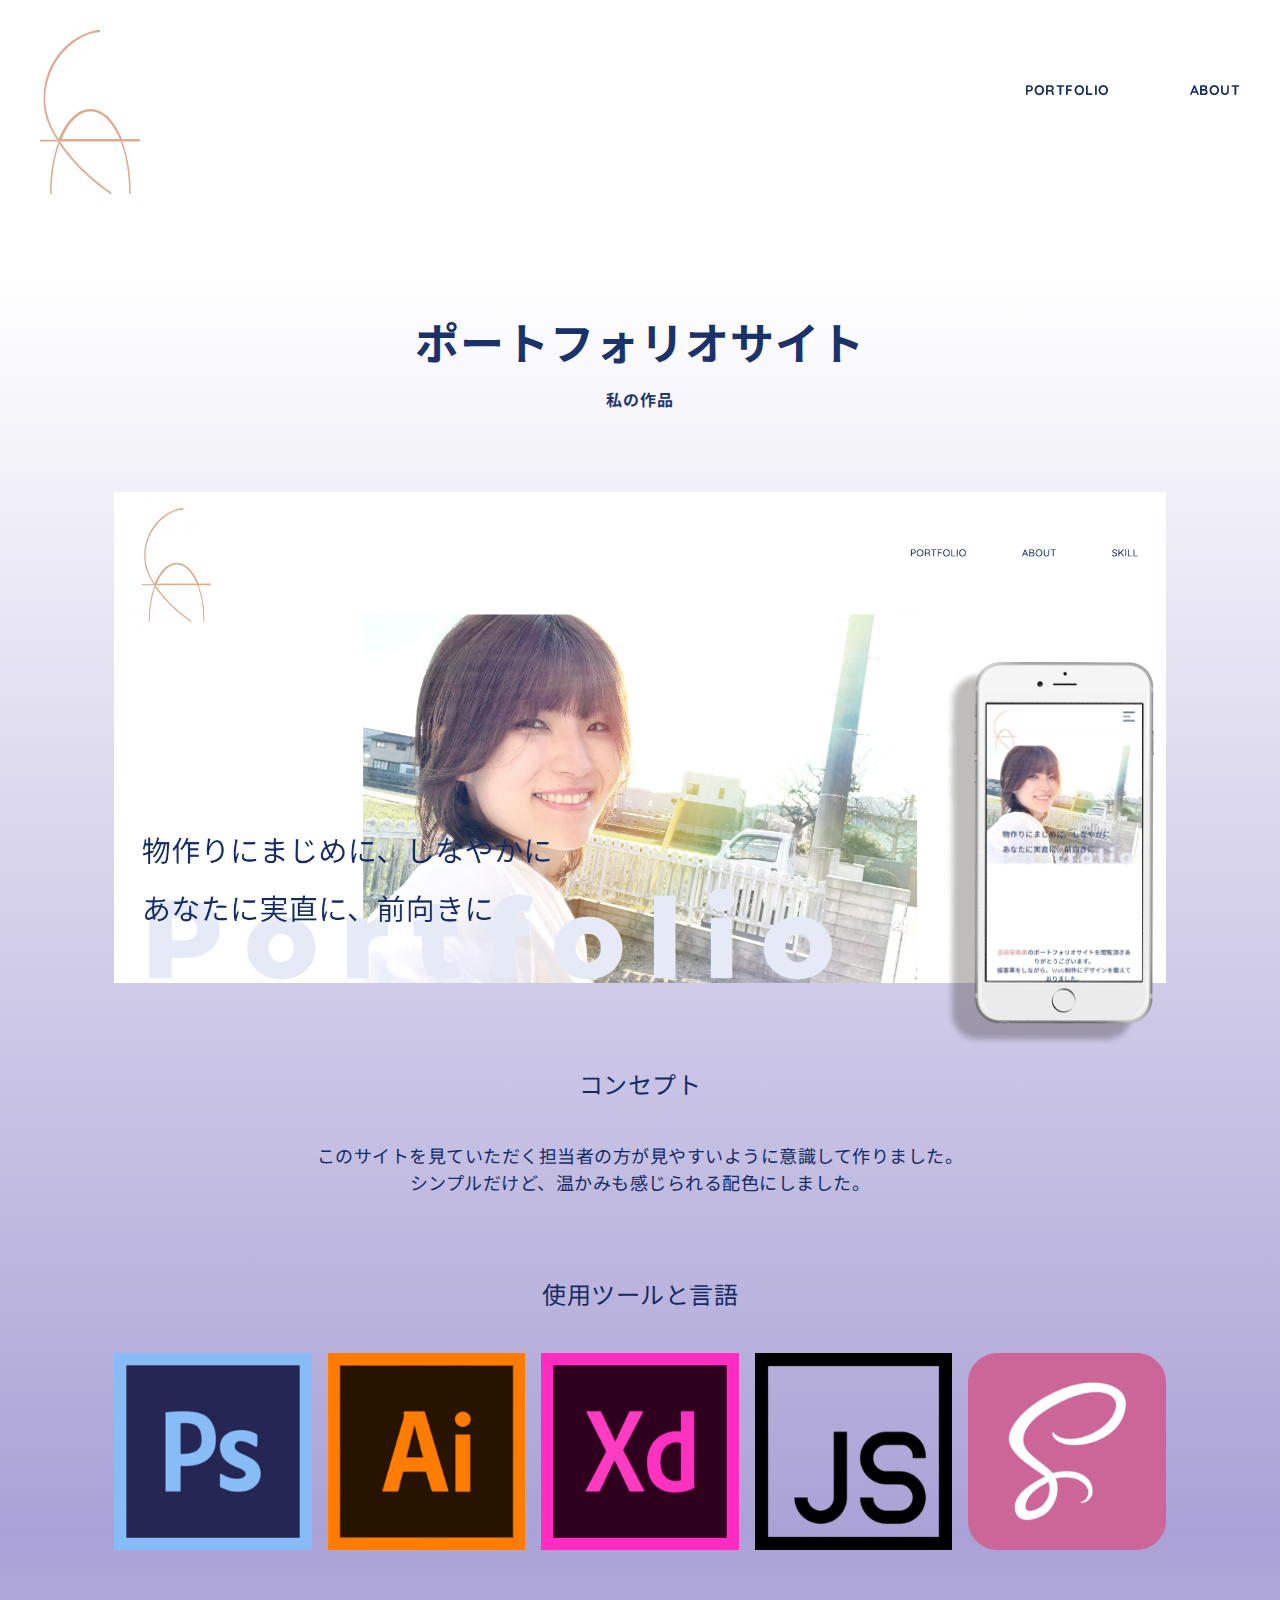
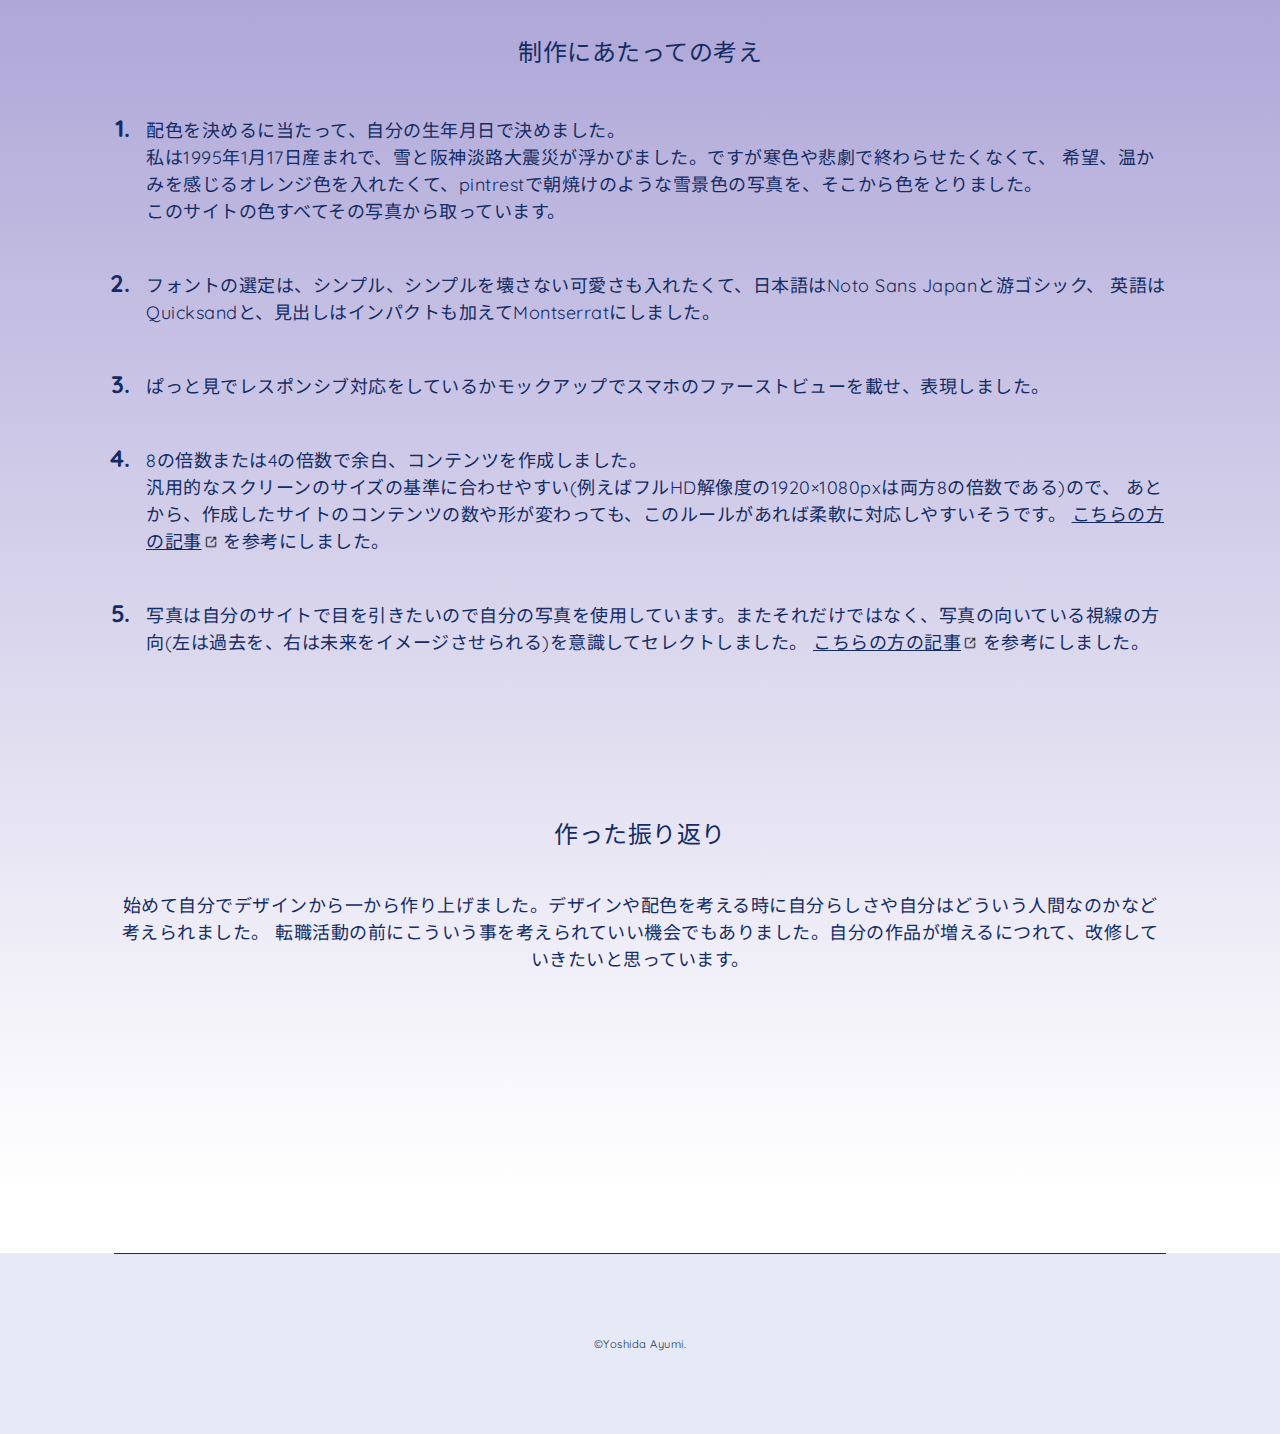
<file: portfolio-detail_web.html>
<!DOCTYPE html>
<html lang="ja">
  <head>
    <meta charset="UTF-8" />
    <meta http-equiv="X-UA-Compatible" content="IE=edge" />
    <meta name="viewport" content="width=device-width, initial-scale=1.0" />
    <title>作品の詳細</title>
    <link
      href="https://fonts.googleapis.com/css2?family=Montserrat:wght@400;800&family=Noto+Sans+JP:wght@400;500&family=Quicksand&display=swap"
      rel="stylesheet"
    />
    <link rel="stylesheet" href="css/reset.css" />
    <link rel="stylesheet" href="css/style.css" />
  </head>
  <body>
    <header class="header">
      <div class="header__inner">
        <h1 class="header__logo">
          <a href="index.html">
            <img src="img/mylogo.svg" alt="ロゴ" />
          </a>
        </h1>
        <nav>
          <ul class="header-nav">
            <li class="header-nav__item">
              <a href="portfolio.html" class="header-nav__link">Portfolio</a>
            </li>
            <li class="header-nav__item">
              <a href="about.html" class="header-nav__link">About</a>
            </li>
          </ul>
        </nav>
        <!-- //header-nav -->
        <nav class="nav-drawer">
          <ul class="nav-drawer__list">
            <li class="nav-drawer__item">
              <img src="./img/simbol-logo.svg" alt="シンボルロゴ" />
            </li>
            <li class="nav-drawer__item">
              <a href="portfolio.html" class="nav-drawer__link">Portfolio</a>
            </li>
            <li class="nav-drawer__item">
              <a href="about.html" class="nav-drawer__link">About</a>
            </li>
          </ul>
        </nav>
        <!-- //nav-drawer -->
        <div class="nav-drawer__burger">
          <button class="burger-btn">
            <span class="nav-drawer__burger-bars">
              <span class="nav-drawer__burger-bar nav-drawer__bar-top"></span>
              <span class="nav-drawer__burger-bar nav-drawer__bar-mid"></span>
              <span
                class="nav-drawer__burger-bar nav-drawer__bar-bottom"
              ></span>
            </span>
          </button>
        </div>
        <!-- //nav-drawer -->
      </div>
    </header>
    <!-- //header -->

    <main>
      <div class="portfolio-detail__heading-bg--web-site">
        <h2 class="page-heading">
          <div class="page-heading__en">ポートフォリオサイト</div>
          <div class="page-heading__ja">私の作品</div>
        </h2>
      </div>
      <!-- page-heading -->

      <div class="portfolio-detail">
        <div class="portfolio-detail--bg__web-site">
          <div class="portfolio-detail__content wrapper__inner">
            <div class="portfolio-detail__image-wrapper">
              <img
                src="img/portfolio-detail__thumbnail--pc.png"
                class="portfolio-detail__main--image"
                alt="パソコンのモックアップ"
              />
              <img
                src="img/mock_iPhone.png"
                class="portfolio-detail__sub--image"
                alt="iphoneのモックアップ"
              />
            </div>
            <!-- portfolio-detail__image-wrapper -->

            <div class="portfolio-detail__explanation">
              <p class="portfolio-detail__explanation-title">
                コンセプト
              </p>
              <div class="portfolio-detail__explanation-text">
                このサイトを見ていただく担当者の方が見やすいように意識して作りました。<br />
                シンプルだけど、温かみも感じられる配色にしました。
              </div>
            </div>
            <!-- // portfolio-detail__explanation-text -->

            <div class="portfolio-detail__explanation">
              <p class="portfolio-detail__explanation-title">
                使用ツールと言語
              </p>
              <div class="portfolio-detail__explanation-image--block">
                <div class="portfolio-detail__explanation-image">
                  <img src="img/skill_photoshop.png" alt="Photoshopアイコン" />
                </div>
                <div class="portfolio-detail__explanation-image">
                  <img
                    src="img/skill_illustrator.png"
                    alt="Illustratorアイコン"
                  />
                </div>
                <div class="portfolio-detail__explanation-image">
                  <img src="img/skill_XD.png" alt="XD画像" />
                </div>
                <div class="portfolio-detail__explanation-image">
                  <img
                    src="img/javascript_icon_213796.png"
                    alt="JavaScript画像"
                  />
                </div>
                <div class="portfolio-detail__explanation-image">
                  <img src="img/sass_icon_130835.png" alt="JavaScript画像" />
                </div>
              </div>
            </div>
            <!-- // portfolio-detail__explanation -->

            <div class="portfolio-detail__explanation">
              <p class="portfolio-detail__explanation-title">
                制作にあたっての考え
              </p>
              <ol class="portfolio-detail__explanation-list">
                <li class="portfolio-detail__explanation-item">
                  <p class="portfolio-detail__explanation-item--text">
                    配色を決めるに当たって、自分の生年月日で決めました。<br />
                    私は1995年1月17日産まれで、雪と阪神淡路大震災が浮かびました。ですが寒色や悲劇で終わらせたくなくて、
                    希望、温かみを感じるオレンジ色を入れたくて、pintrestで朝焼けのような雪景色の写真を、そこから色をとりました。<br />
                    このサイトの色すべてその写真から取っています。
                  </p>
                </li>
                <li class="portfolio-detail__explanation-item">
                  <p class="portfolio-detail__explanation-item--text">
                    フォントの選定は、シンプル、シンプルを壊さない可愛さも入れたくて、日本語はNoto
                    Sans Japanと游ゴシック、
                    英語はQuicksandと、見出しはインパクトも加えてMontserratにしました。
                  </p>
                </li>
                <li class="portfolio-detail__explanation-item">
                  <p class="portfolio-detail__explanation-item--text">
                    ぱっと見でレスポンシブ対応をしているかモックアップでスマホのファーストビューを載せ、表現しました。
                  </p>
                </li>
                <li class="portfolio-detail__explanation-item">
                  <p class="portfolio-detail__explanation-item--text">
                    8の倍数または4の倍数で余白、コンテンツを作成しました。<br />
                    汎用的なスクリーンのサイズの基準に合わせやすい(例えばフルHD解像度の1920×1080pxは両方8の倍数である)ので、
                    あとから、作成したサイトのコンテンツの数や形が変わっても、このルールがあれば柔軟に対応しやすいそうです。
                    <a
                      href="https://yuyakinoshita.com/blog/2019/02/10/design-by-multiple-of-8/#toc-6"
                      target="_blank"
                      >こちらの方の記事</a
                    >
                    を参考にしました。
                  </p>
                </li>
                <li class="portfolio-detail__explanation-item">
                  <p class="portfolio-detail__explanation-item--text">
                    写真は自分のサイトで目を引きたいので自分の写真を使用しています。またそれだけではなく、写真の向いている視線の方向(左は過去を、右は未来をイメージさせられる)を意識してセレクトしました。
                    <a
                      href="https://nora-kurashi.com/look_design/"
                      target="_blank"
                      >こちらの方の記事</a
                    >
                    を参考にしました。
                  </p>
                </li>
              </ol>
              <!-- // portfolio-detail__explanation-list -->
            </div>

            <div class="portfolio-detail__explanation">
              <p class="portfolio-detail__explanation-title">
                作った振り返り
              </p>
              <div class="portfolio-detail__explanation-text">
                始めて自分でデザインから一から作り上げました。デザインや配色を考える時に自分らしさや自分はどういう人間なのかなど考えられました。
                転職活動の前にこういう事を考えられていい機会でもありました。自分の作品が増えるにつれて、改修していきたいと思っています。
              </div>
            </div>
          </div>
        </div>
      </div>
    </main>

    <footer class="footer">
      <small>&copy;Yoshida Ayumi.</small>
    </footer>
    <!-- footer -->

    <script
      src="https://code.jquery.com/jquery-3.6.0.min.js"
      integrity="sha256-/xUj+3OJU5yExlq6GSYGSHk7tPXikynS7ogEvDej/m4="
      crossorigin="anonymous"
    ></script>
    <script src="js/script.js"></script>
  </body>
</html>
</file>
<file: css/style.css>
@charset "UTF-8";
/*! normalize.css v8.0.1 | MIT License | github.com/necolas/normalize.css */
/* Document
   ========================================================================== */
/**
 * 1. Correct the line height in all browsers.
 * 2. Prevent adjustments of font size after orientation changes in iOS.
 */
html {
  line-height: 1.15; /* 1 */
  -webkit-text-size-adjust: 100%; /* 2 */
}

/* Sections
   ========================================================================== */
/**
 * Remove the margin in all browsers.
 */
body {
  margin: 0;
}

/**
 * Render the `main` element consistently in IE.
 */
main {
  display: block;
}

/**
 * Correct the font size and margin on `h1` elements within `section` and
 * `article` contexts in Chrome, Firefox, and Safari.
 */
h1 {
  font-size: 2em;
  margin: 0.67em 0;
}

/* Grouping content
   ========================================================================== */
/**
 * 1. Add the correct box sizing in Firefox.
 * 2. Show the overflow in Edge and IE.
 */
hr {
  box-sizing: content-box; /* 1 */
  height: 0; /* 1 */
  overflow: visible; /* 2 */
}

/**
 * 1. Correct the inheritance and scaling of font size in all browsers.
 * 2. Correct the odd `em` font sizing in all browsers.
 */
pre {
  font-family: monospace, monospace; /* 1 */
  font-size: 1em; /* 2 */
}

/* Text-level semantics
   ========================================================================== */
/**
 * Remove the gray background on active links in IE 10.
 */
a {
  background-color: transparent;
}

/**
 * 1. Remove the bottom border in Chrome 57-
 * 2. Add the correct text decoration in Chrome, Edge, IE, Opera, and Safari.
 */
abbr[title] {
  border-bottom: none; /* 1 */
  text-decoration: underline; /* 2 */
  text-decoration: underline dotted; /* 2 */
}

/**
 * Add the correct font weight in Chrome, Edge, and Safari.
 */
b,
strong {
  font-weight: bolder;
}

/**
 * 1. Correct the inheritance and scaling of font size in all browsers.
 * 2. Correct the odd `em` font sizing in all browsers.
 */
code,
kbd,
samp {
  font-family: monospace, monospace; /* 1 */
  font-size: 1em; /* 2 */
}

/**
 * Add the correct font size in all browsers.
 */
small {
  font-size: 80%;
}

/**
 * Prevent `sub` and `sup` elements from affecting the line height in
 * all browsers.
 */
sub,
sup {
  font-size: 75%;
  line-height: 0;
  position: relative;
  vertical-align: baseline;
}

sub {
  bottom: -0.25em;
}

sup {
  top: -0.5em;
}

/* Embedded content
   ========================================================================== */
/**
 * Remove the border on images inside links in IE 10.
 */
img {
  border-style: none;
  width: 100%;
}

/* Forms
   ========================================================================== */
/**
 * 1. Change the font styles in all browsers.
 * 2. Remove the margin in Firefox and Safari.
 */
button,
input,
optgroup,
select,
textarea {
  font-family: inherit; /* 1 */
  font-size: 100%; /* 1 */
  line-height: 1.15; /* 1 */
  margin: 0; /* 2 */
}

/**
 * Show the overflow in IE.
 * 1. Show the overflow in Edge.
 */
button,
input {
  /* 1 */
  overflow: visible;
}

/**
 * Remove the inheritance of text transform in Edge, Firefox, and IE.
 * 1. Remove the inheritance of text transform in Firefox.
 */
button,
select {
  /* 1 */
  text-transform: none;
}

/**
 * Correct the inability to style clickable types in iOS and Safari.
 */
button,
[type=button],
[type=reset],
[type=submit] {
  -webkit-appearance-: button;
}

/**
 * Remove the inner border and padding in Firefox.
 */
button::-moz-focus-inner,
[type=button]::-moz-focus-inner,
[type=reset]::-moz-focus-inner,
[type=submit]::-moz-focus-inner {
  border-style: none;
  padding: 0;
}

/**
 * Restore the focus styles unset by the previous rule.
 */
button:-moz-focusring,
[type=button]:-moz-focusring,
[type=reset]:-moz-focusring,
[type=submit]:-moz-focusring {
  outline: 1px dotted ButtonText;
}

/**
 * Correct the padding in Firefox.
 */
fieldset {
  padding: 0.35em 0.75em 0.625em;
}

/**
 * 1. Correct the text wrapping in Edge and IE.
 * 2. Correct the color inheritance from `fieldset` elements in IE.
 * 3. Remove the padding so developers are not caught out when they zero out
 *    `fieldset` elements in all browsers.
 */
legend {
  box-sizing: border-box; /* 1 */
  color: inherit; /* 2 */
  display: table; /* 1 */
  max-width: 100%; /* 1 */
  padding: 0; /* 3 */
  white-space: normal; /* 1 */
}

/**
 * Add the correct vertical alignment in Chrome, Firefox, and Opera.
 */
progress {
  vertical-align: baseline;
}

/**
 * Remove the default vertical scrollbar in IE 10+.
 */
textarea {
  overflow: auto;
}

/**
 * 1. Add the correct box sizing in IE 10.
 * 2. Remove the padding in IE 10.
 */
[type=checkbox],
[type=radio] {
  box-sizing: border-box; /* 1 */
  padding: 0; /* 2 */
}

/**
 * Correct the cursor style of increment and decrement buttons in Chrome.
 */
[type=number]::-webkit-inner-spin-button,
[type=number]::-webkit-outer-spin-button {
  height: auto;
}

/**
 * 1. Correct the odd appearance in Chrome and Safari.
 * 2. Correct the outline style in Safari.
 */
[type=search] {
  -webkit-appearance-: textfield; /* 1 */
  outline-offset: -2px; /* 2 */
}

/**
 * Remove the inner padding in Chrome and Safari on macOS.
 */
[type=search]::-webkit-search-decoration {
  -webkit-appearance-: none;
}

/**
 * 1. Correct the inability to style clickable types in iOS and Safari.
 * 2. Change font properties to `inherit` in Safari.
 */
::-webkit-file-upload-button {
  -webkit-appearance-: button; /* 1 */
  font: inherit; /* 2 */
}

/* Interactive
   ========================================================================== */
/*
 * Add the correct display in Edge, IE 10+, and Firefox.
 */
details {
  display: block;
}

/*
 * Add the correct display in all browsers.
 */
summary {
  display: list-item;
}

/* Misc
   ========================================================================== */
/**
 * Add the correct display in IE 10+.
 */
template {
  display: none;
}

/**
 * Add the correct display in IE 10.
 */
[hidden] {
  display: none;
}

html {
  font-size: 62.5%;
}

body {
  font-family: "Quicksand", "Noto Sans JP", "游ゴシック体", YuGothic, "游ゴシック Medium", "Yu Gothic Medium", "游ゴシック", "Yu Gothic", sans-serif;
  color: #132c64;
  letter-spacing: 0.05em;
  line-height: 1.5;
}

.wrapper {
  padding: 0 0 200px;
}
.wrapper .no-scroll {
  overflow-y: hidden;
  overflow-x: scroll;
}

.wrapper:first-child {
  padding-top: 200px;
}

.wrapper__inner {
  max-width: 1052px;
  margin: 0 auto;
  padding: 0 24px;
}

.line-block {
  border-top: 1px solid #132c64;
  padding: 0;
  position: relative;
  border-bottom: 1px solid #132c64;
}

a {
  color: #132c64;
  text-decoration: none;
  transition: all ease 0.5s;
  cursor: pointer;
}

img {
  max-width: 100%;
  height: auto;
}

button {
  background-color: transparent;
  border: none;
  cursor: pointer;
  outline: none;
  padding: 0;
  appearance: none;
}

.header {
  height: 10rem;
  padding: 80px 40px 0;
  position: fixed;
  top: 0;
  right: 0;
  left: 0;
  background: linear-gradient(to bottom, rgb(255, 255, 255) 56%, rgba(255, 255, 255, 0.8) 72%, rgba(255, 255, 255, 0) 100%);
  z-index: 10;
}
@media screen and (max-width: 599px) {
  .header {
    padding: 5vw 5vw 0;
    height: 7.2rem;
  }
}
.header__logo {
  position: fixed;
  top: 0;
  left: 0;
  margin: 0;
  z-index: -1;
}
.header__logo a {
  background: radial-gradient(circle at 18px 94px, rgb(255, 255, 255) 0% 26%, rgba(255, 255, 255, 0) 68% 100%);
  width: 148px;
  height: 224px;
  border-radius: 0 0 50% 0;
  display: flex;
  align-items: center;
}
@media screen and (max-width: 1024px) {
  .header__logo a {
    background: radial-gradient(circle at 0 85px, rgb(255, 255, 255) 0% 14%, rgba(255, 255, 255, 0) 68% 100%);
    width: 108px;
    height: 200px;
  }
}
@media screen and (max-width: 599px) {
  .header__logo a {
    background: radial-gradient(circle at 0 33px, rgb(255, 255, 255) 0% 14%, rgba(255, 255, 255, 0) 68% 100%);
    width: 100px;
    height: 124px;
  }
}
.header__logo img {
  width: 100px;
  padding-left: 40px;
}
@media screen and (max-width: 1024px) {
  .header__logo img {
    padding-left: 40px;
    width: 91px;
  }
}
@media screen and (max-width: 599px) {
  .header__logo img {
    width: 56px;
    padding-left: 5vw;
  }
}

.header-nav {
  display: flex;
  justify-content: flex-end;
  align-items: end;
}
@media screen and (max-width: 1024px) {
  .header-nav {
    display: none;
  }
}
@media screen and (max-width: 599px) {
  .header-nav {
    display: none;
  }
}
.header-nav__item {
  font-size: 1.4rem;
  font-weight: bold;
  text-transform: uppercase;
}
.header-nav__item:not(:last-child) {
  padding-right: 80px;
}

.nav-drawer {
  display: none;
}
@media screen and (max-width: 1024px) {
  .nav-drawer {
    transform: translateX(100%);
    transition: transform 0.3s, opacity 0.3s;
    opacity: 0;
    position: fixed;
    top: 0;
    right: 0;
    height: 100vh;
    width: 50vw;
    background: linear-gradient(to left, rgb(255, 255, 255) 90%, rgba(255, 255, 255, 0) 100%);
    display: flex;
    justify-content: flex-end;
    align-items: center;
  }
}
@media screen and (max-width: 599px) {
  .nav-drawer {
    transform: translateX(100%);
    transition: transform 0.3s, opacity 0.3s;
    opacity: 0;
    position: fixed;
    top: 0;
    right: 0;
    height: 100vh;
    width: 50vw;
    display: flex;
    justify-content: flex-end;
    align-items: center;
  }
}
.nav-drawer.open {
  transform: translateX(0);
  opacity: 1;
  transition: transform 0.5s, opacity 0.5s;
}
.nav-drawer__list {
  padding-left: 112px;
  margin: auto 0;
}
.nav-drawer__item {
  font-size: 1.4rem;
  font-weight: bold;
  text-transform: uppercase;
}
.nav-drawer__item img {
  width: 36%;
}
.nav-drawer__item:first-of-type {
  margin-bottom: 40px;
}
.nav-drawer__item:not(:first-child) {
  padding-top: 40px;
}
.nav-drawer__burger {
  display: none;
}
@media screen and (max-width: 1024px) {
  .nav-drawer__burger {
    display: flex;
    justify-content: flex-end;
    align-items: center;
  }
}
@media screen and (max-width: 599px) {
  .nav-drawer__burger {
    display: flex;
    justify-content: flex-end;
    align-items: center;
  }
}
.nav-drawer__burger-btn {
  z-index: 200;
}
.nav-drawer__burger-bars {
  display: inline-block;
  position: relative;
  width: 32px;
  height: 22px;
}
@media screen and (max-width: 599px) {
  .nav-drawer__burger-bars {
    width: 28px;
    height: 18px;
  }
}
.nav-drawer__burger-bar {
  display: inline-block;
  position: absolute;
  left: 0;
  width: 100%;
  height: 2px;
  background-color: #132c64;
  border-radius: 2px;
}
.nav-drawer__bar-top {
  top: 0;
  transition: transform 0.3s;
}
.nav-drawer__bar-top.active {
  transform: translateY(10px) rotate(-45deg);
}
@media screen and (max-width: 599px) {
  .nav-drawer__bar-top.active {
    transform: translateY(5px) rotate(-45deg);
  }
}
.nav-drawer__bar-mid {
  top: 12px;
  width: 22px;
  transition: transform 0.3s;
}
@media screen and (max-width: 599px) {
  .nav-drawer__bar-mid {
    top: 10px;
    width: 18px;
  }
}
.nav-drawer__bar-mid.active {
  opacity: 0;
}
.nav-drawer__bar-bottom {
  bottom: 0;
  transform: translateY(4px);
  transition: transform 0.3s;
}
.nav-drawer__bar-bottom.active {
  transform: translateY(-10px) rotate(45deg);
}

.fv {
  width: 100%;
  height: 100vh;
  overflow: hidden;
}
.fv__inner {
  position: relative;
}
@media screen and (max-width: 599px) {
  .fv {
    height: auto;
  }
}
.fv__img-wrap {
  position: relative;
  z-index: -10;
  padding-top: calc(10rem + 80px);
  width: 52.6315789474vw;
  margin: 0 auto;
}
@media screen and (max-width: 1024px) {
  .fv__img-wrap {
    width: 60.15625vw;
  }
}
@media screen and (max-width: 599px) {
  .fv__img-wrap {
    width: 100%;
    padding-top: 10rem;
  }
}
.fv__copy {
  position: absolute;
  bottom: 13.8rem;
  left: 40px;
}
@media screen and (max-width: 1024px) {
  .fv__copy {
    bottom: 4.3rem;
  }
}
@media screen and (max-width: 599px) {
  .fv__copy {
    bottom: 5.0918196995vw;
  }
}
.fv__copy-ja {
  font-size: 2.7631578947vw;
  line-height: 2;
  text-shadow: -3px 3px 10px rgba(255, 255, 255, 0.3);
}
@media screen and (max-width: 599px) {
  .fv__copy-ja {
    font-size: 4.8vw;
  }
}
.fv__copy-en {
  font-size: 10.5263157895vw;
  letter-spacing: 0.2em;
  color: #e6eaf7;
  font-family: "Montserrat", sans-serif;
  font-weight: bold;
  line-height: 0;
  position: relative;
  z-index: -9;
}
@media screen and (max-width: 599px) {
  .fv__copy-en {
    font-size: 13.3333333333vw;
  }
}

.footer {
  text-align: center;
  padding: 80px 0;
  font-size: 1.4rem;
  background-color: #e6eaf7;
  position: relative;
}
.footer::before {
  content: "";
  position: absolute;
  top: 0;
  left: 50%; /* 位置調整 */
  transform: translate(-50%);
  display: block;
  max-width: 1052px;
  width: 100%;
  height: 1px;
  margin: 0 auto;
  background-color: #132c64;
}

.top-page-heading,
.page-heading {
  text-align: center;
  letter-spacing: 0.1em;
}
.top-page-heading__en,
.page-heading__en {
  font-size: 4.4rem;
  font-weight: bold;
  line-height: 2;
  text-transform: uppercase;
}
@media screen and (max-width: 1024px) {
  .top-page-heading__en,
.page-heading__en {
    font-size: 4rem;
  }
}
@media screen and (max-width: 599px) {
  .top-page-heading__en,
.page-heading__en {
    font-size: 3.6rem;
  }
}
.top-page-heading__ja,
.page-heading__ja {
  font-size: 1.6rem;
  font-weight: bold;
}
@media screen and (max-width: 1024px) {
  .top-page-heading__ja,
.page-heading__ja {
    font-size: 1.4rem;
  }
}
@media screen and (max-width: 599px) {
  .top-page-heading__ja,
.page-heading__ja {
    font-size: 1.2rem;
  }
}

.center__title {
  position: absolute;
  top: 50%;
  left: 50%;
  transform: translateY(-50%) translateX(-50%);
  z-index: 3;
}

.page-heading {
  padding-top: 30rem;
}
@media screen and (max-width: 599px) {
  .page-heading {
    padding-top: 20rem;
  }
}

.tab-menu {
  padding: 80px 0 0;
}
.tab-menu__list {
  display: flex;
  justify-content: space-between;
  align-items: center;
}
.tab-menu__list-item {
  padding: 40px 0;
  text-align: center;
  list-style: none;
  width: 50%;
  cursor: pointer;
}
.tab-menu__label {
  font-size: 2rem;
}

.color_web-site {
  background-color: rgb(170, 162, 214);
}

.color_design {
  background-color: rgb(172, 187, 239);
}

.portfolio-detail__explanation-item {
  font-size: 1.8rem;
  padding-top: 40px;
  padding-left: 8px;
  word-break: break-word;
}
.portfolio-detail__explanation-item:first-child {
  padding-top: 0;
}
.portfolio-detail__explanation-item::marker {
  font-size: 2.4rem;
  font-weight: bold;
}
@media screen and (max-width: 1024px) {
  .portfolio-detail__explanation-item::marker {
    font-size: 2rem;
  }
}
@media screen and (max-width: 599px) {
  .portfolio-detail__explanation-item::marker {
    font-size: 1.6rem;
  }
}
@media screen and (max-width: 1024px) {
  .portfolio-detail__explanation-item {
    font-size: 1.6rem;
  }
}
@media screen and (max-width: 599px) {
  .portfolio-detail__explanation-item {
    font-size: 1.4rem;
  }
}
.portfolio-detail__explanation-item a {
  text-decoration: underline;
}
.portfolio-detail__explanation-item a[target=_blank] {
  padding-right: 16px;
  background: url(../img/externallink_111153.png) right center/14px auto no-repeat;
}

.portfolio-detail--bg__web-site::before {
  content: "";
  background: linear-gradient(to top, rgba(170, 162, 214, 0.1) 0%, rgba(170, 162, 214, 0) 100%);
  height: 14rem;
  width: 100vw;
  display: block;
  position: absolute;
  top: -140px;
  left: 0;
}
.portfolio-detail--bg__web-site {
  position: relative;
  background: linear-gradient(to top, rgba(170, 162, 214, 0.1) 0%, rgb(170, 162, 214) 50%, rgba(170, 162, 214, 0.1) 100%);
}
.portfolio-detail--bg__web-site::after {
  content: "";
  background: linear-gradient(to bottom, rgba(170, 162, 214, 0.1) 0%, rgba(170, 162, 214, 0) 100%);
  height: 14rem;
  width: 100vw;
  display: block;
  position: absolute;
  bottom: -140px;
  left: 0;
}
.portfolio-detail--bg__design::before {
  content: "";
  background: linear-gradient(to top, rgba(172, 187, 239, 0.1) 0%, rgba(172, 187, 239, 0) 100%);
  height: 14rem;
  width: 100vw;
  display: block;
  position: absolute;
  top: -140px;
  left: 0;
}
.portfolio-detail--bg__design {
  position: relative;
  background: linear-gradient(to top, rgba(172, 187, 239, 0.1) 0%, rgb(172, 187, 239) 50%, rgba(172, 187, 239, 0.1) 100%);
}
.portfolio-detail--bg__design::after {
  content: "";
  background: linear-gradient(to bottom, rgba(172, 187, 239, 0.1) 0%, rgba(172, 187, 239, 0) 100%);
  height: 14rem;
  width: 100vw;
  display: block;
  position: absolute;
  bottom: -140px;
  left: 0;
}

.top-message__text {
  font-size: 1.8rem;
  text-align: center;
}
@media screen and (max-width: 599px) {
  .top-message__text {
    font-size: 1.4rem;
  }
}
.top-message__main-color {
  color: #d68f8b;
}

.top-portfolio {
  overflow-x: hidden;
}
.top-portfolio__inner {
  position: relative;
}
.top-portfolio .wrapper__inner {
  border-top: 1px solid #132c64;
  border-bottom: 1px solid #132c64;
  height: 100%;
  padding: 0;
}
.top-portfolio__content {
  display: flex;
  justify-content: space-between;
  align-items: center;
}
.top-portfolio__block {
  height: 100vh;
  width: 50%;
  position: relative;
  display: block;
}
.top-portfolio__web-site {
  width: 50vw;
  margin: 0 calc(50% - 50vw);
}
.top-portfolio__design {
  width: 50vw;
  margin: 0 calc(50% - 50vw);
}
.top-portfolio__web-site::after {
  content: "";
  width: 100%;
  height: 100%;
  position: absolute;
  top: 0;
  left: 0;
  z-index: 2;
  background-color: rgb(170, 162, 214);
  opacity: 0;
  transition: all ease 0.5s;
}
.top-portfolio__web-site:hover::after {
  opacity: 1;
}
.top-portfolio__design::after {
  content: "";
  width: 100%;
  height: 100%;
  position: absolute;
  top: 0;
  left: 0;
  z-index: 2;
  background-color: rgb(172, 187, 239);
  opacity: 0;
  transition: all ease 0.5s;
}
.top-portfolio__design:hover::after {
  opacity: 1;
}
.top-portfolio__link-label {
  position: absolute;
  left: 50%;
  bottom: 4vh;
  display: block;
  text-align: center;
  font-size: 2rem;
  z-index: 3;
}
@media screen and (max-width: 1024px) {
  .top-portfolio__link-label {
    left: 45%;
  }
}
@media screen and (max-width: 599px) {
  .top-portfolio__link-label {
    left: 37%;
  }
}

.top-about a {
  height: 100vh;
  width: 100%;
  position: relative;
  display: block;
  background-image: url("../img/about-bg.jpg");
  background-repeat: no-repeat;
  background-size: 1920px auto;
  background-position: 50% 11%;
}
@media screen and (max-width: 599px) {
  .top-about a {
    background-position: 51% 11%;
  }
}
.top-about a::after {
  content: "";
  width: 100%;
  height: 100%;
  position: absolute;
  top: 0;
  left: 0;
  z-index: 2;
  background-color: rgba(230, 234, 247, 0.8);
  opacity: 0;
  transition: all ease 0.5s;
}
.top-about a:hover::after {
  opacity: 1;
}
.top-about .wrapper__inner {
  border-top: 1px solid #132c64;
  border-bottom: 1px solid #132c64;
  height: 100%;
  padding: 0;
}
.top-about__link-label {
  position: absolute;
  left: 50%;
  bottom: 4vh;
  transform: translate(-50%, -50%);
  display: block;
  text-align: center;
  font-size: 2rem;
  z-index: 3;
}

.top-skill.wrapper {
  padding-bottom: 0;
}
.top-skill__inner {
  padding: 0 0 200px 0;
}
.top-skill__content {
  padding: 0 24px;
}
.top-skill__block {
  display: flex;
  justify-content: space-between;
  padding: 80px 24px 0;
}
.top-skill__block:nth-of-type(even) {
  flex-direction: row-reverse;
}
.top-skill__img-wrapper {
  width: 26.4%;
  padding-right: 24px;
}
@media screen and (max-width: 1024px) {
  .top-skill__img-wrapper {
    margin: 0 auto;
    padding-bottom: 80px;
  }
}
@media screen and (max-width: 599px) {
  .top-skill__img-wrapper {
    width: 40%;
  }
}
.top-skill__img-wrapper--even {
  padding-right: 0;
  padding-left: 24px;
}
@media screen and (max-width: 1024px) {
  .top-skill__img-wrapper--even {
    padding-left: 0;
  }
}
.top-skill__text {
  width: 68%;
  font-size: 1.8rem;
  word-break: break-all;
}
@media screen and (max-width: 599px) {
  .top-skill__text {
    font-size: 1.4rem;
    width: 54%;
  }
}

.portfolio .js-hide {
  display: none;
}
.portfolio__bg-color {
  background-color: rgb(170, 162, 214);
}
.portfolio__bg-color.select-bg {
  background-color: rgb(172, 187, 239);
}
.portfolio__list {
  display: flex;
  justify-content: space-between;
  align-items: center;
  flex-flow: row wrap;
  padding-bottom: 40px;
}
@media screen and (max-width: 599px) {
  .portfolio__list {
    display: block;
  }
}
.portfolio__link-item {
  width: 44%;
  list-style: none;
  text-align: center;
  padding: 40px 16px;
}
@media screen and (max-width: 599px) {
  .portfolio__link-item {
    display: block;
    width: 100%;
    margin: 0 auto;
  }
}
.portfolio__link-item > a:hover .portfolio__link-image {
  box-shadow: 0 0 16px 0 rgba(19, 44, 100, 0.36);
  transition: all ease 0.5s;
}
.portfolio__link-image {
  border: 1px solid #132c64;
  box-shadow: 0 0 8px 0 rgba(19, 44, 100, 0.18);
  margin-bottom: 12px;
}
.portfolio__link-image img {
  height: 46vh;
  object-fit: contain;
}
@media screen and (max-width: 1024px) {
  .portfolio__link-image img {
    height: 40vh;
  }
}
.portfolio__link-label {
  font-size: 1.8rem;
}

.about__page-visual {
  margin: 8px 0 0;
  width: 100%;
  height: 400px;
  background-image: url("../img/about-bg.jpg");
  background-repeat: no-repeat;
  background-size: 1800px auto;
  background-position: top 17% right 0;
}
@media screen and (max-width: 1024px) {
  .about__page-visual {
    background-position: top 24% right 16%;
    height: 320px;
  }
}
@media screen and (max-width: 599px) {
  .about__page-visual {
    background-position: top 29% right 38%;
    height: 240px;
  }
}

.about-me {
  text-align: center;
}
.about-me__name {
  color: #d68f8b;
  font-size: 2.4rem;
  letter-spacing: 0.1em;
  line-height: 2;
}
@media screen and (max-width: 599px) {
  .about-me__name {
    font-size: 2rem;
  }
}
.about-me__detail {
  font-size: 1.8rem;
}
@media screen and (max-width: 599px) {
  .about-me__detail {
    font-size: 1.4rem;
  }
}

.about-my-self {
  padding-top: 100px;
  overflow: hidden;
}
.about-my-self__content {
  display: flex;
  justify-content: space-between;
  align-items: center;
}
.about-my-self__list {
  width: 100%;
  min-width: 100%;
  display: flex;
  justify-content: space-between;
  align-items: center;
  padding-right: 24.4%;
}
@media screen and (max-width: 599px) {
  .about-my-self__list {
    display: block;
  }
}
.about-my-self__text-block {
  height: auto;
  width: 48%;
  margin-right: 20px;
}
@media screen and (max-width: 599px) {
  .about-my-self__text-block {
    width: 100%;
  }
}
.about-my-self__text-sub {
  font-size: 2.4rem;
  padding-bottom: 16px;
  word-break: keep-all;
}
@media screen and (max-width: 1024px) {
  .about-my-self__text-sub {
    font-size: 2rem;
  }
}
@media screen and (max-width: 599px) {
  .about-my-self__text-sub {
    font-size: 1.6rem;
  }
}
.about-my-self__text {
  font-size: 1.8rem;
  word-break: break-word;
}
@media screen and (max-width: 1024px) {
  .about-my-self__text {
    font-size: 1.6rem;
  }
}
@media screen and (max-width: 599px) {
  .about-my-self__text {
    font-size: 1.2rem;
    line-height: 1.5;
  }
}
.about-my-self__img-block {
  width: 48%;
}
@media screen and (max-width: 599px) {
  .about-my-self__img-block {
    width: 100%;
  }
}

.about-future .page-heading {
  padding: 200px 0 80px;
}
.about-future__text {
  text-align: center;
  font-size: 1.8rem;
  word-break: break-all;
}
@media screen and (max-width: 1024px) {
  .about-future__text {
    font-size: 1.6rem;
  }
}
@media screen and (max-width: 599px) {
  .about-future__text {
    font-size: 1.4rem;
  }
}

.about-favorite .page-heading {
  padding: 200px 0 80px;
}
.about-favorite__text {
  font-size: 1.8rem;
  text-align: center;
}
@media screen and (max-width: 1024px) {
  .about-favorite__text {
    font-size: 1.6rem;
  }
}
@media screen and (max-width: 599px) {
  .about-favorite__text {
    font-size: 1.4rem;
  }
}

.about-favorite-list {
  padding-top: 80px;
  display: flex;
  flex-flow: row wrap;
  align-items: center;
  justify-content: space-between;
}
.about-favorite-list__item {
  width: 32%;
  margin: 80px 80px 0;
  list-style: none;
}
.about-favorite-list__item img {
  border: 1px solid #132c64;
}
@media screen and (max-width: 1024px) {
  .about-favorite-list__item {
    margin: 80px 40px 0;
  }
}
@media screen and (max-width: 599px) {
  .about-favorite-list__item {
    margin: 80px 16px 0;
  }
}
@media screen and (max-width: 1024px) {
  .about-favorite-list__item:last-of-type {
    padding-bottom: 0;
  }
}
.about-favorite-list__text {
  font-size: 1.8rem;
}
@media screen and (max-width: 1024px) {
  .about-favorite-list__text {
    font-size: 1.6rem;
    text-align: center;
  }
}
@media screen and (max-width: 599px) {
  .about-favorite-list__text {
    font-size: 1.4rem;
  }
}

.portfolio-detail {
  padding-bottom: 200px;
  position: relative;
}
.portfolio-detail__el-hidden {
  overflow: hidden;
}
.portfolio-detail__content {
  padding-top: 80px;
}
.portfolio-detail__image-wrapper {
  position: relative;
}
.portfolio-detail__image-wrapper img:last-child {
  padding-top: 40px;
}
.portfolio-detail__main--image {
  height: auto;
}
.portfolio-detail__sub--image {
  position: absolute;
  bottom: -12%;
  right: 1%;
  width: 20%;
}
.portfolio-detail__sub--image.w40 {
  width: 32%;
}
.portfolio-detail__explanation {
  padding-top: 80px;
  text-align: center;
}
.portfolio-detail__explanation:last-child {
  padding-bottom: 80px;
}
.portfolio-detail__explanation-title {
  font-size: 2.4rem;
  text-transform: uppercase;
  padding-bottom: 40px;
}
@media screen and (max-width: 1024px) {
  .portfolio-detail__explanation-title {
    font-size: 2rem;
  }
}
@media screen and (max-width: 599px) {
  .portfolio-detail__explanation-title {
    font-size: 1.6rem;
  }
}
.portfolio-detail__explanation-text {
  font-size: 1.8rem;
}
@media screen and (max-width: 1024px) {
  .portfolio-detail__explanation-text {
    font-size: 1.6rem;
  }
}
@media screen and (max-width: 599px) {
  .portfolio-detail__explanation-text {
    font-size: 1.4rem;
  }
}
.portfolio-detail__explanation-memo {
  display: flex;
  justify-content: space-between;
  align-items: center;
}
.portfolio-detail__explanation-memo img {
  width: 42%;
  padding-right: 16px;
}
.portfolio-detail__explanation-memo img:last-of-type {
  padding-right: 0;
}
.portfolio-detail__explanation-image--block {
  display: flex;
  text-align: center;
  justify-content: space-between;
}
.portfolio-detail__explanation-image--block.content-center {
  justify-content: center;
}
.portfolio-detail__explanation-image {
  padding-right: 16px;
  width: 26%;
}
.portfolio-detail__explanation-image:last-of-type {
  padding-right: 0;
}

.portfolio-detail__explanation-list {
  text-align: left;
  padding-left: 24px;
  padding-bottom: 80px;
}

/*# sourceMappingURL=style.css.map */
</file>
